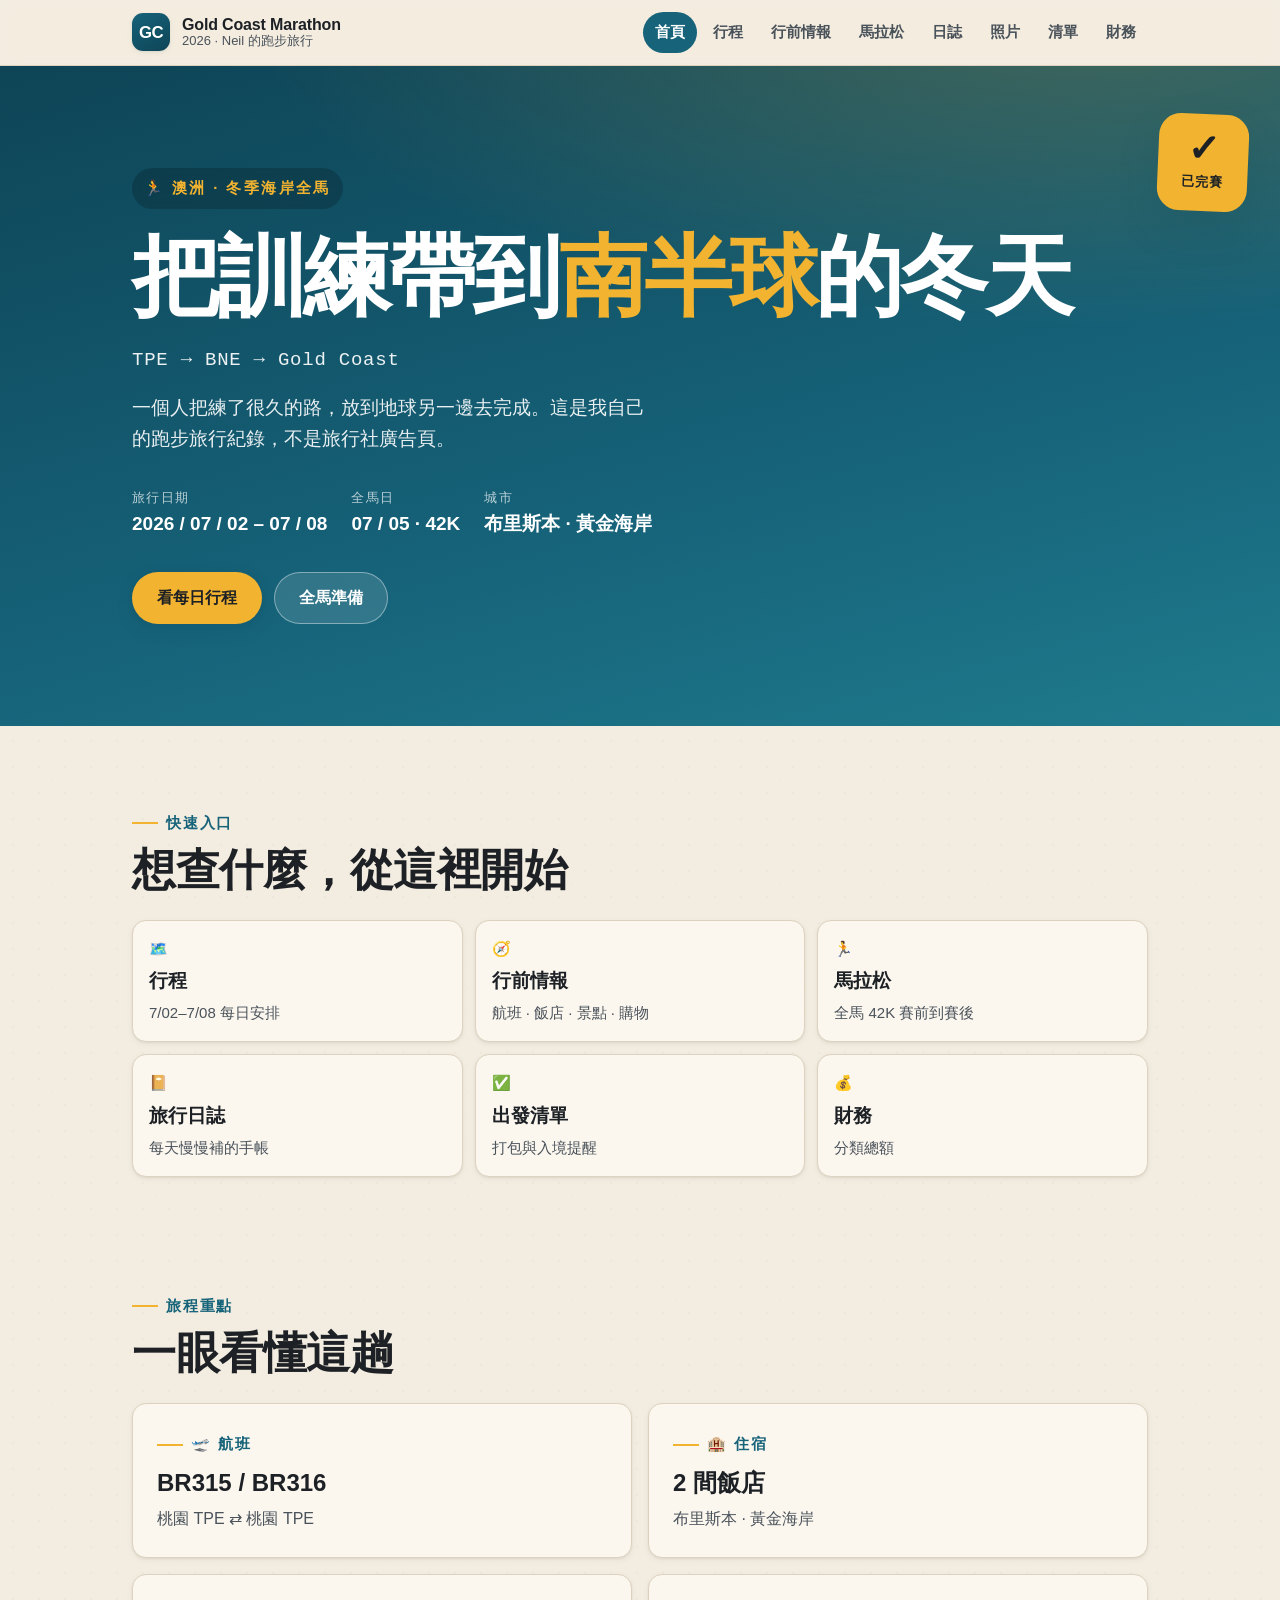
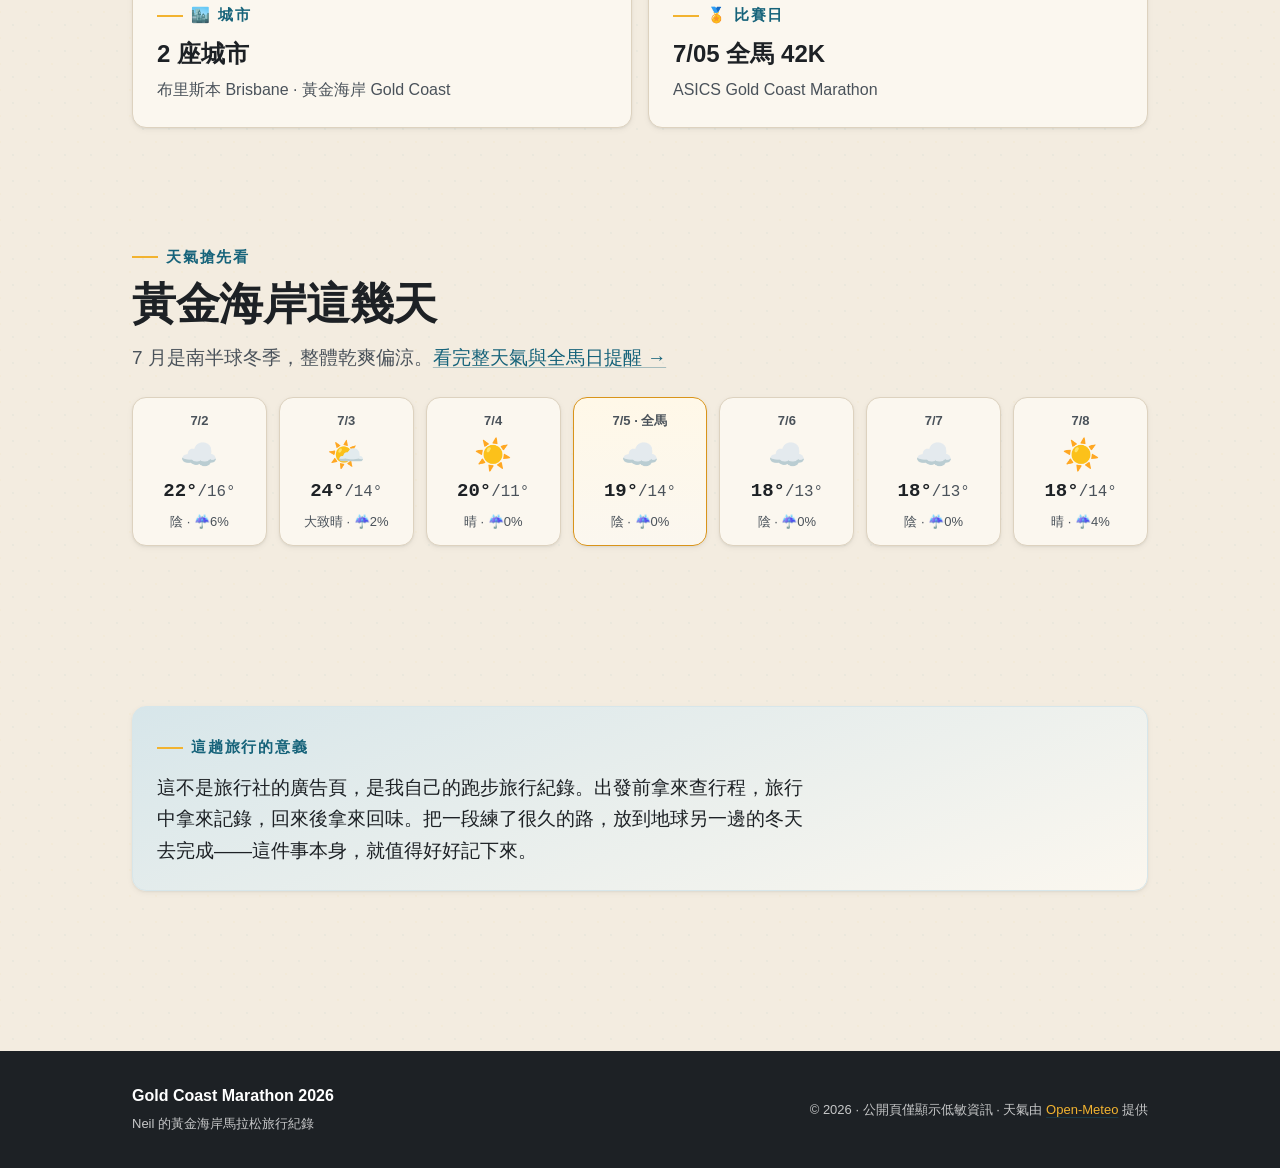
<file: index.html>
<!DOCTYPE html>
<html lang="zh-Hant">
<head>
  <meta charset="UTF-8" />
  <meta name="viewport" content="width=device-width, initial-scale=1" />
  <title>Gold Coast Marathon 2026 · Neil 的黃金海岸馬拉松旅行</title>
  <meta name="description" content="Neil 2026 澳洲黃金海岸馬拉松旅行紀錄：7/02–7/08 行程、行前情報、全馬 42K、旅行日誌與照片。" />
  <meta name="color-scheme" content="light" />
  <link rel="stylesheet" href="assets/styles.css?v=20260701b" /></head>
<body>
  <a class="skip-link" href="#main">跳至主要內容</a>
  <noscript><span class="noscript-note">部分動態內容（天氣、卡片）需要開啟 JavaScript；導覽與基本資訊仍可使用。</span></noscript>

  <header class="site-header">
    <div class="wrap nav">
      <a class="brand" href="index.html">
        <span class="brand__mark">GC</span>
        <span class="brand__text"><strong>Gold Coast Marathon</strong><span>2026 · Neil 的跑步旅行</span></span>
      </a>
      <button class="nav-toggle" aria-controls="nav-links" aria-expanded="false">☰ 選單</button>
      <ul class="nav-links" id="nav-links">
        <li><a href="index.html">首頁</a></li>
        <li><a href="itinerary.html">行程</a></li>
        <li><a href="intel.html">行前情報</a></li>
        <li><a href="race.html">馬拉松</a></li>
        <li><a href="journal.html">日誌</a></li>
        <li><a href="gallery.html">照片</a></li>
        <li><a href="checklist.html">清單</a></li>
        <li><a href="budget.html">財務</a></li>
      </ul>
    </div>
  </header>

  <main id="main">
    <!-- Hero -->
    <section class="hero">
      <div class="countdown" data-countdown hidden><strong>—</strong><span>天後 全馬</span></div>
      <div class="wrap hero__inner">
        <span class="hero__kicker">🏃 澳洲 · 冬季海岸全馬</span>
        <h1 class="hero__title">把訓練帶到<em>南半球</em>的冬天</h1>
        <p class="hero__route">TPE → BNE → Gold Coast</p>
        <p class="hero__tagline">一個人把練了很久的路，放到地球另一邊去完成。這是我自己的跑步旅行紀錄，不是旅行社廣告頁。</p>
        <dl class="hero__meta">
          <div class="hero__meta-item"><dt>旅行日期</dt><dd>2026 / 07 / 02 – 07 / 08</dd></div>
          <div class="hero__meta-item"><dt>全馬日</dt><dd>07 / 05 · 42K</dd></div>
          <div class="hero__meta-item"><dt>城市</dt><dd>布里斯本 · 黃金海岸</dd></div>
        </dl>
        <div style="margin-top:var(--space-6);display:flex;gap:var(--space-3);flex-wrap:wrap">
          <a class="btn btn--primary" href="itinerary.html">看每日行程</a>
          <a class="btn btn--ghost" href="race.html">全馬準備</a>
        </div>
      </div>
    </section>

    <!-- Quick links -->
    <section class="section wrap">
      <span class="eyebrow">快速入口</span>
      <h2 class="section-title">想查什麼，從這裡開始</h2>
      <div style="margin-top:var(--space-5)" data-render="quicklinks"></div>
    </section>

    <!-- Highlights -->
    <section class="section--tight wrap">
      <span class="eyebrow">旅程重點</span>
      <h2 class="section-title">一眼看懂這趟</h2>
      <div style="margin-top:var(--space-5)" data-render="highlights"></div>
    </section>

    <!-- Weather peek -->
    <section class="section wrap">
      <span class="eyebrow">天氣搶先看</span>
      <h2 class="section-title">黃金海岸這幾天</h2>
      <p class="section-lead">7 月是南半球冬季，整體乾爽偏涼。<a href="intel.html#weather">看完整天氣與全馬日提醒 →</a></p>
      <div style="margin-top:var(--space-5)" data-render="weather" data-loc="gold-coast"></div>
    </section>

    <!-- Meaning -->
    <section class="section wrap">
      <div class="card" style="background:linear-gradient(160deg,var(--ocean-soft),var(--paper));border-color:var(--ocean-soft)">
        <span class="eyebrow">這趟旅行的意義</span>
        <p style="font-size:var(--text-lg);margin-top:var(--space-3);max-width:62ch">這不是旅行社的廣告頁，是我自己的跑步旅行紀錄。出發前拿來查行程，旅行中拿來記錄，回來後拿來回味。把一段練了很久的路，放到地球另一邊的冬天去完成——這件事本身，就值得好好記下來。</p>
      </div>
    </section>
  </main>

  <footer class="site-footer">
    <div class="wrap site-footer__inner">
      <div><strong style="color:#fff">Gold Coast Marathon 2026</strong><br><small>Neil 的黃金海岸馬拉松旅行紀錄</small></div>
      <small>© <span data-year>2026</span> · 公開頁僅顯示低敏資訊 · 天氣由 <a href="https://open-meteo.com/" target="_blank" rel="noopener">Open-Meteo</a> 提供</small>
    </div>
  </footer>

  <script src="assets/data.js?v=20260701b"></script>
  <script src="assets/app.js?v=20260701b" defer></script></body>
</html>
</file>
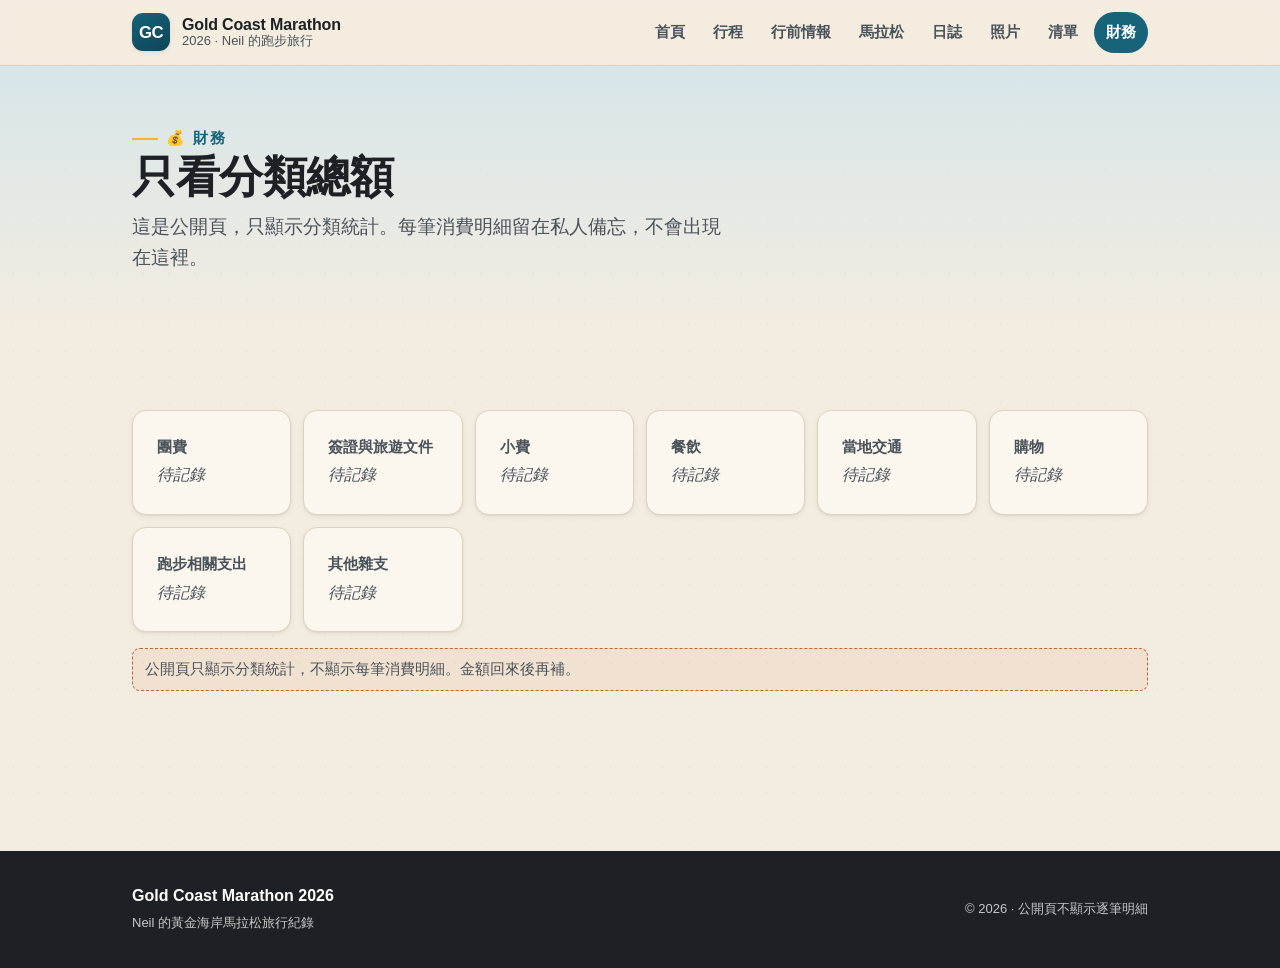
<file: budget.html>
<!DOCTYPE html>
<html lang="zh-Hant">
<head>
  <meta charset="UTF-8" />
  <meta name="viewport" content="width=device-width, initial-scale=1" />
  <title>財務 · Gold Coast Marathon 2026</title>
  <meta name="description" content="旅行支出分類統計。公開頁只顯示分類總額，不顯示每筆消費明細。" />
  <meta name="color-scheme" content="light" />
  <link rel="stylesheet" href="assets/styles.css?v=20260701b" /></head>
<body>
  <a class="skip-link" href="#main">跳至主要內容</a>
  <noscript><span class="noscript-note">財務分類卡片需要開啟 JavaScript 才會顯示。</span></noscript>

  <header class="site-header">
    <div class="wrap nav">
      <a class="brand" href="index.html">
        <span class="brand__mark">GC</span>
        <span class="brand__text"><strong>Gold Coast Marathon</strong><span>2026 · Neil 的跑步旅行</span></span>
      </a>
      <button class="nav-toggle" aria-controls="nav-links" aria-expanded="false">☰ 選單</button>
      <ul class="nav-links" id="nav-links">
        <li><a href="index.html">首頁</a></li>
        <li><a href="itinerary.html">行程</a></li>
        <li><a href="intel.html">行前情報</a></li>
        <li><a href="race.html">馬拉松</a></li>
        <li><a href="journal.html">日誌</a></li>
        <li><a href="gallery.html">照片</a></li>
        <li><a href="checklist.html">清單</a></li>
        <li><a href="budget.html">財務</a></li>
      </ul>
    </div>
  </header>

  <main id="main">
    <div class="page-head">
      <div class="wrap page-head__inner">
        <span class="eyebrow">💰 財務</span>
        <h1>只看分類總額</h1>
        <p>這是公開頁，只顯示分類統計。每筆消費明細留在私人備忘，不會出現在這裡。</p>
      </div>
    </div>
    <section class="section wrap">
      <div data-render="budget"></div>
    </section>
  </main>

  <footer class="site-footer">
    <div class="wrap site-footer__inner">
      <div><strong style="color:#fff">Gold Coast Marathon 2026</strong><br><small>Neil 的黃金海岸馬拉松旅行紀錄</small></div>
      <small>© <span data-year>2026</span> · 公開頁不顯示逐筆明細</small>
    </div>
  </footer>

  <script src="assets/data.js?v=20260701b"></script>
  <script src="assets/app.js?v=20260701b" defer></script></body>
</html>
</file>
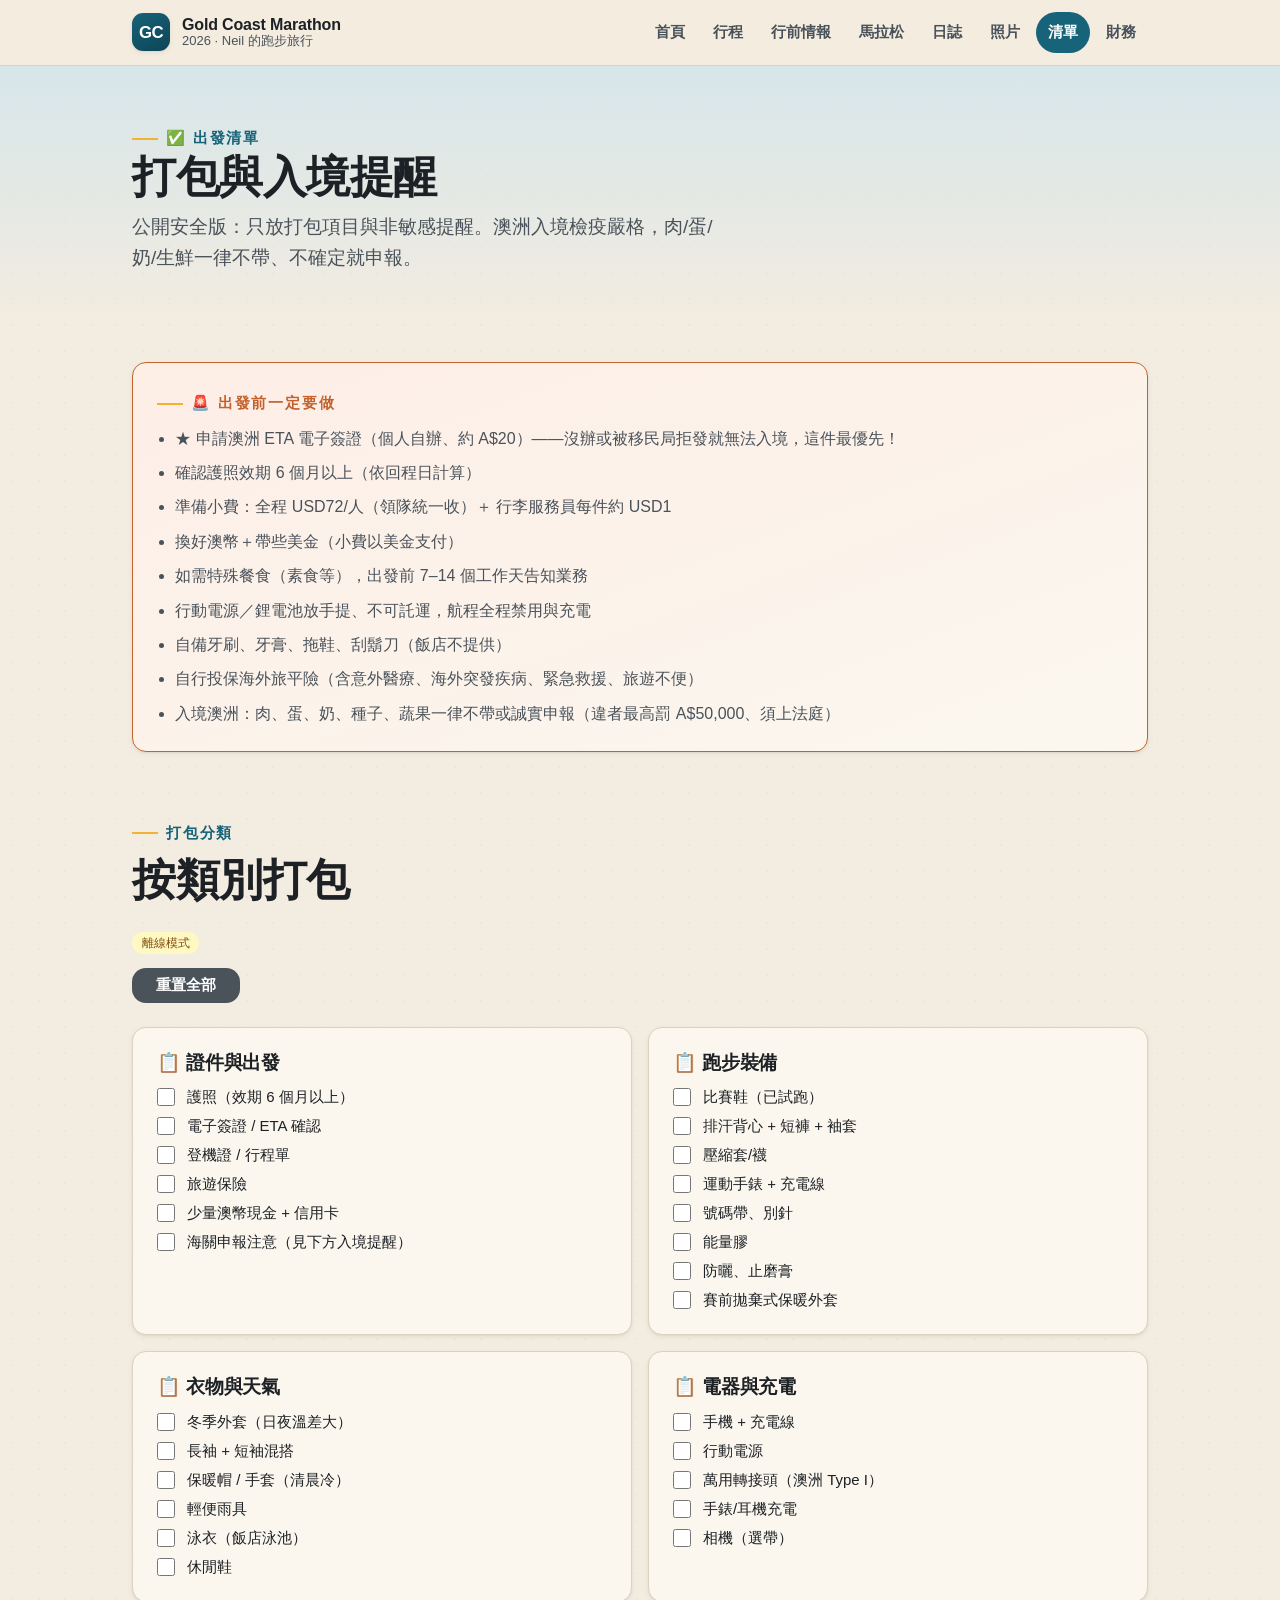
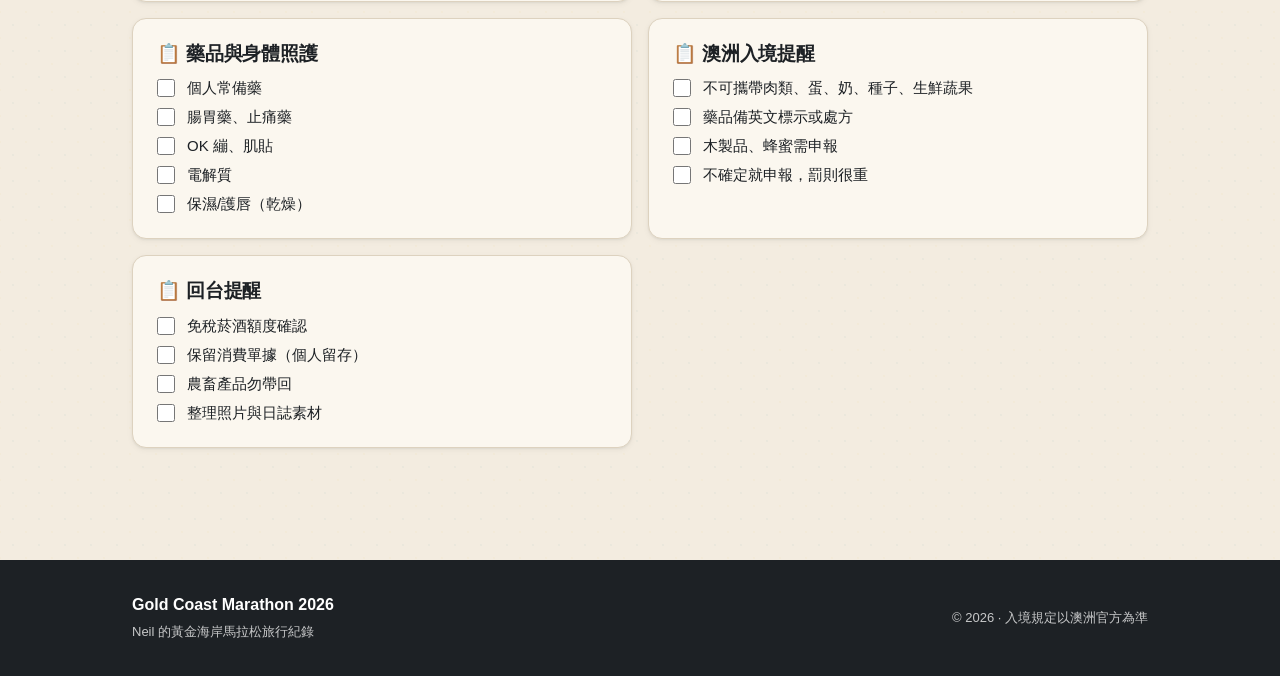
<file: checklist.html>
<!DOCTYPE html>
<html lang="zh-Hant">
<head>
  <meta charset="UTF-8" />
  <meta name="viewport" content="width=device-width, initial-scale=1" />
  <title>出發清單 · Gold Coast Marathon 2026</title>
  <meta name="description" content="證件、跑步裝備、衣物、電器、藥品與澳洲入境提醒的打包清單。" />
  <meta name="color-scheme" content="light" />
  <link rel="stylesheet" href="assets/styles.css?v=20260701b" /></head>
<body>
  <a class="skip-link" href="#main">跳至主要內容</a>
  <noscript><span class="noscript-note">清單卡片需要開啟 JavaScript 才會顯示。</span></noscript>

  <header class="site-header">
    <div class="wrap nav">
      <a class="brand" href="index.html">
        <span class="brand__mark">GC</span>
        <span class="brand__text"><strong>Gold Coast Marathon</strong><span>2026 · Neil 的跑步旅行</span></span>
      </a>
      <button class="nav-toggle" aria-controls="nav-links" aria-expanded="false">☰ 選單</button>
      <ul class="nav-links" id="nav-links">
        <li><a href="index.html">首頁</a></li>
        <li><a href="itinerary.html">行程</a></li>
        <li><a href="intel.html">行前情報</a></li>
        <li><a href="race.html">馬拉松</a></li>
        <li><a href="journal.html">日誌</a></li>
        <li><a href="gallery.html">照片</a></li>
        <li><a href="checklist.html">清單</a></li>
        <li><a href="budget.html">財務</a></li>
      </ul>
    </div>
  </header>

  <main id="main">
    <div class="page-head">
      <div class="wrap page-head__inner">
        <span class="eyebrow">✅ 出發清單</span>
        <h1>打包與入境提醒</h1>
        <p>公開安全版：只放打包項目與非敏感提醒。澳洲入境檢疫嚴格，肉/蛋/奶/生鮮一律不帶、不確定就申報。</p>
      </div>
    </div>
    <section class="section--tight wrap">
      <div data-render="must-do"></div>
    </section>
    <section class="section--tight wrap">
      <span class="eyebrow">打包分類</span>
      <h2 class="section-title">按類別打包</h2>
      <div style="margin-top:var(--space-5)" data-render="checklist"></div>
    </section>
  </main>

  <footer class="site-footer">
    <div class="wrap site-footer__inner">
      <div><strong style="color:#fff">Gold Coast Marathon 2026</strong><br><small>Neil 的黃金海岸馬拉松旅行紀錄</small></div>
      <small>© <span data-year>2026</span> · 入境規定以澳洲官方為準</small>
    </div>
  </footer>

  <script src="assets/data.js?v=20260701b"></script>
  <script src="assets/app.js?v=20260701b" defer></script></body>
</html>
</file>
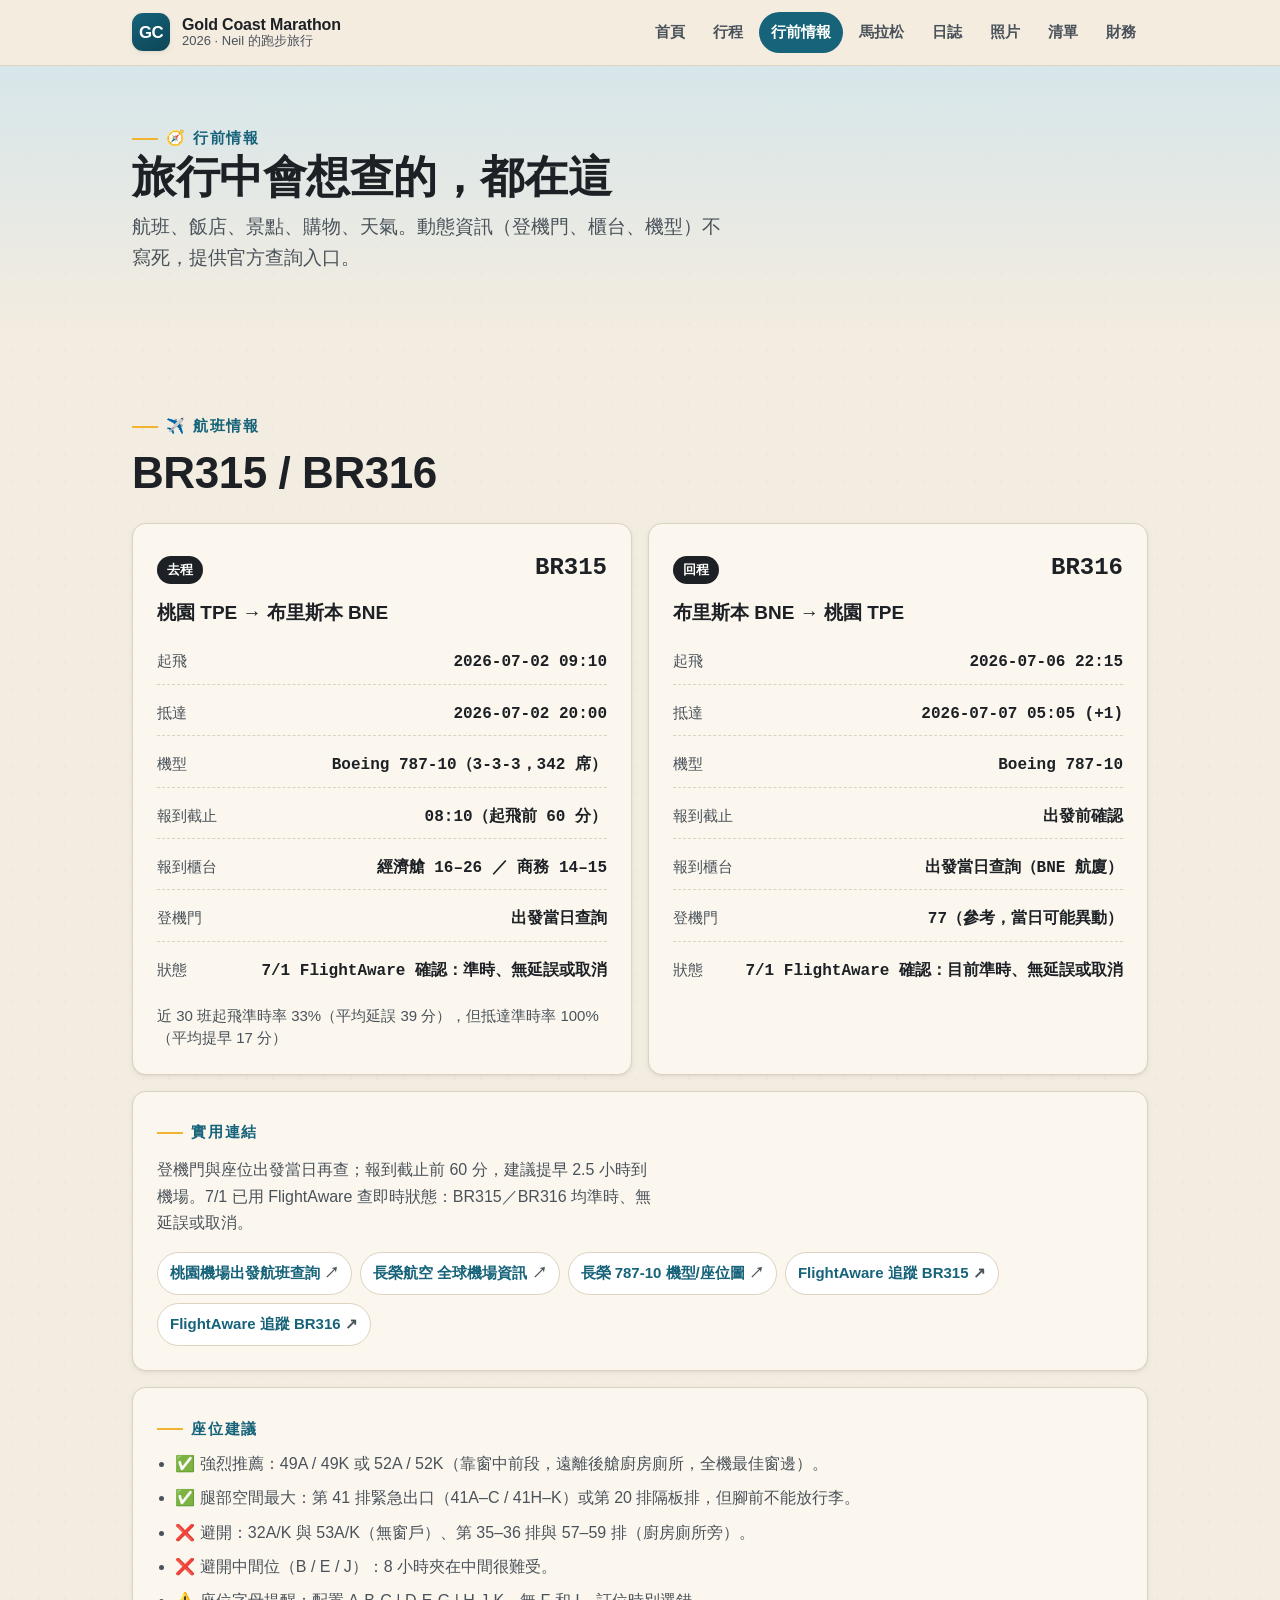
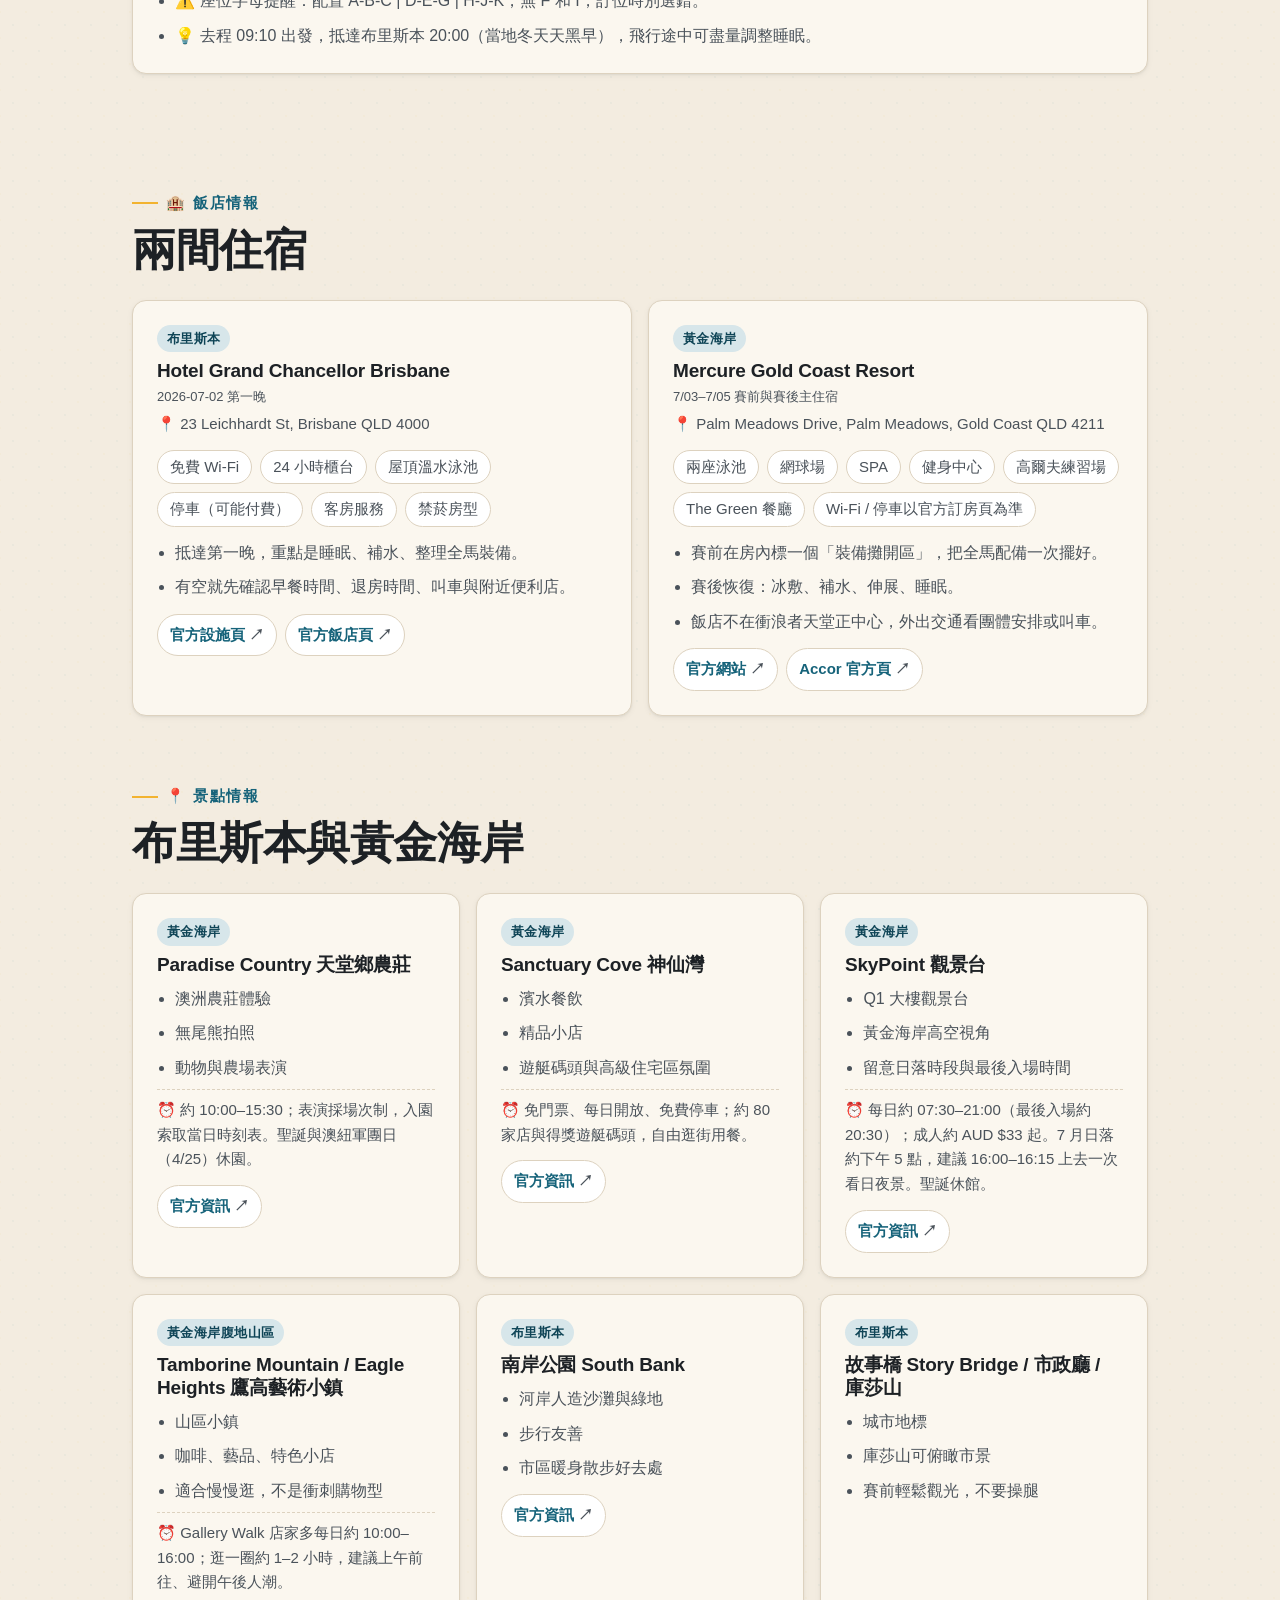
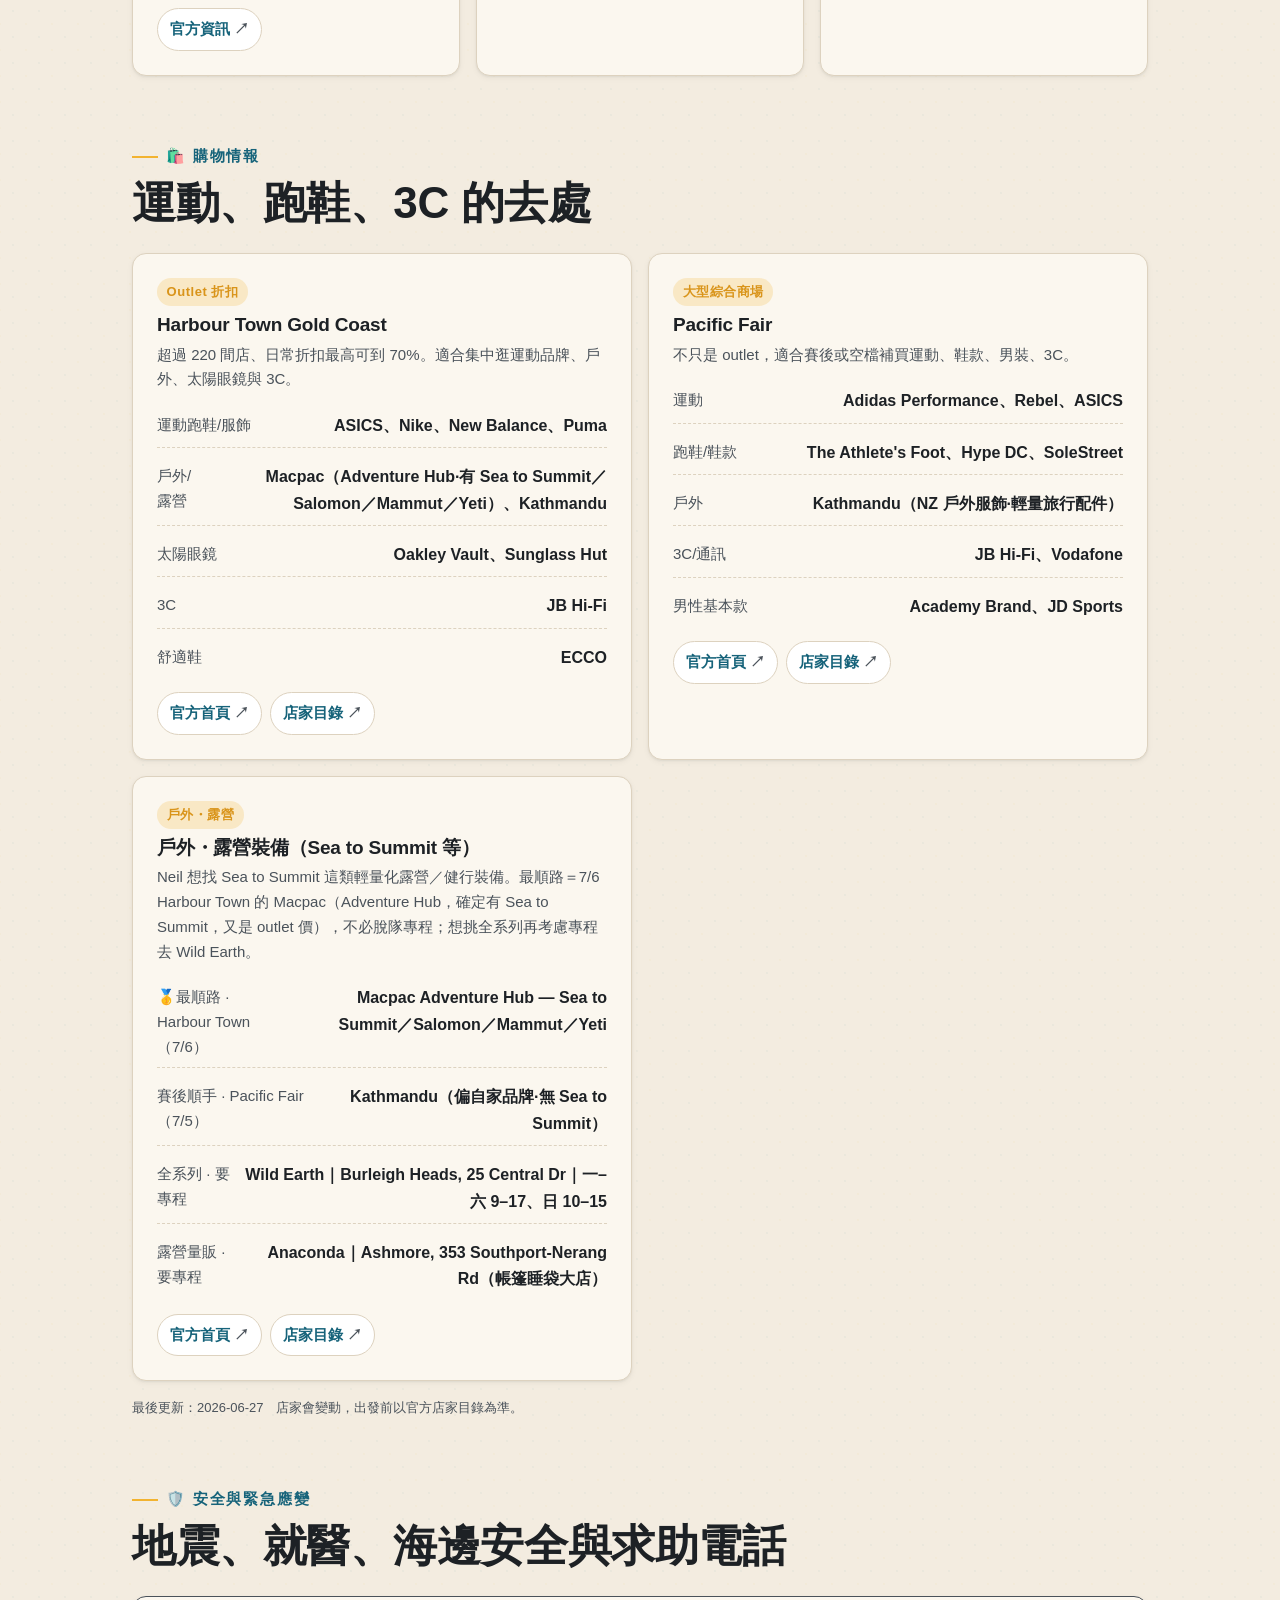
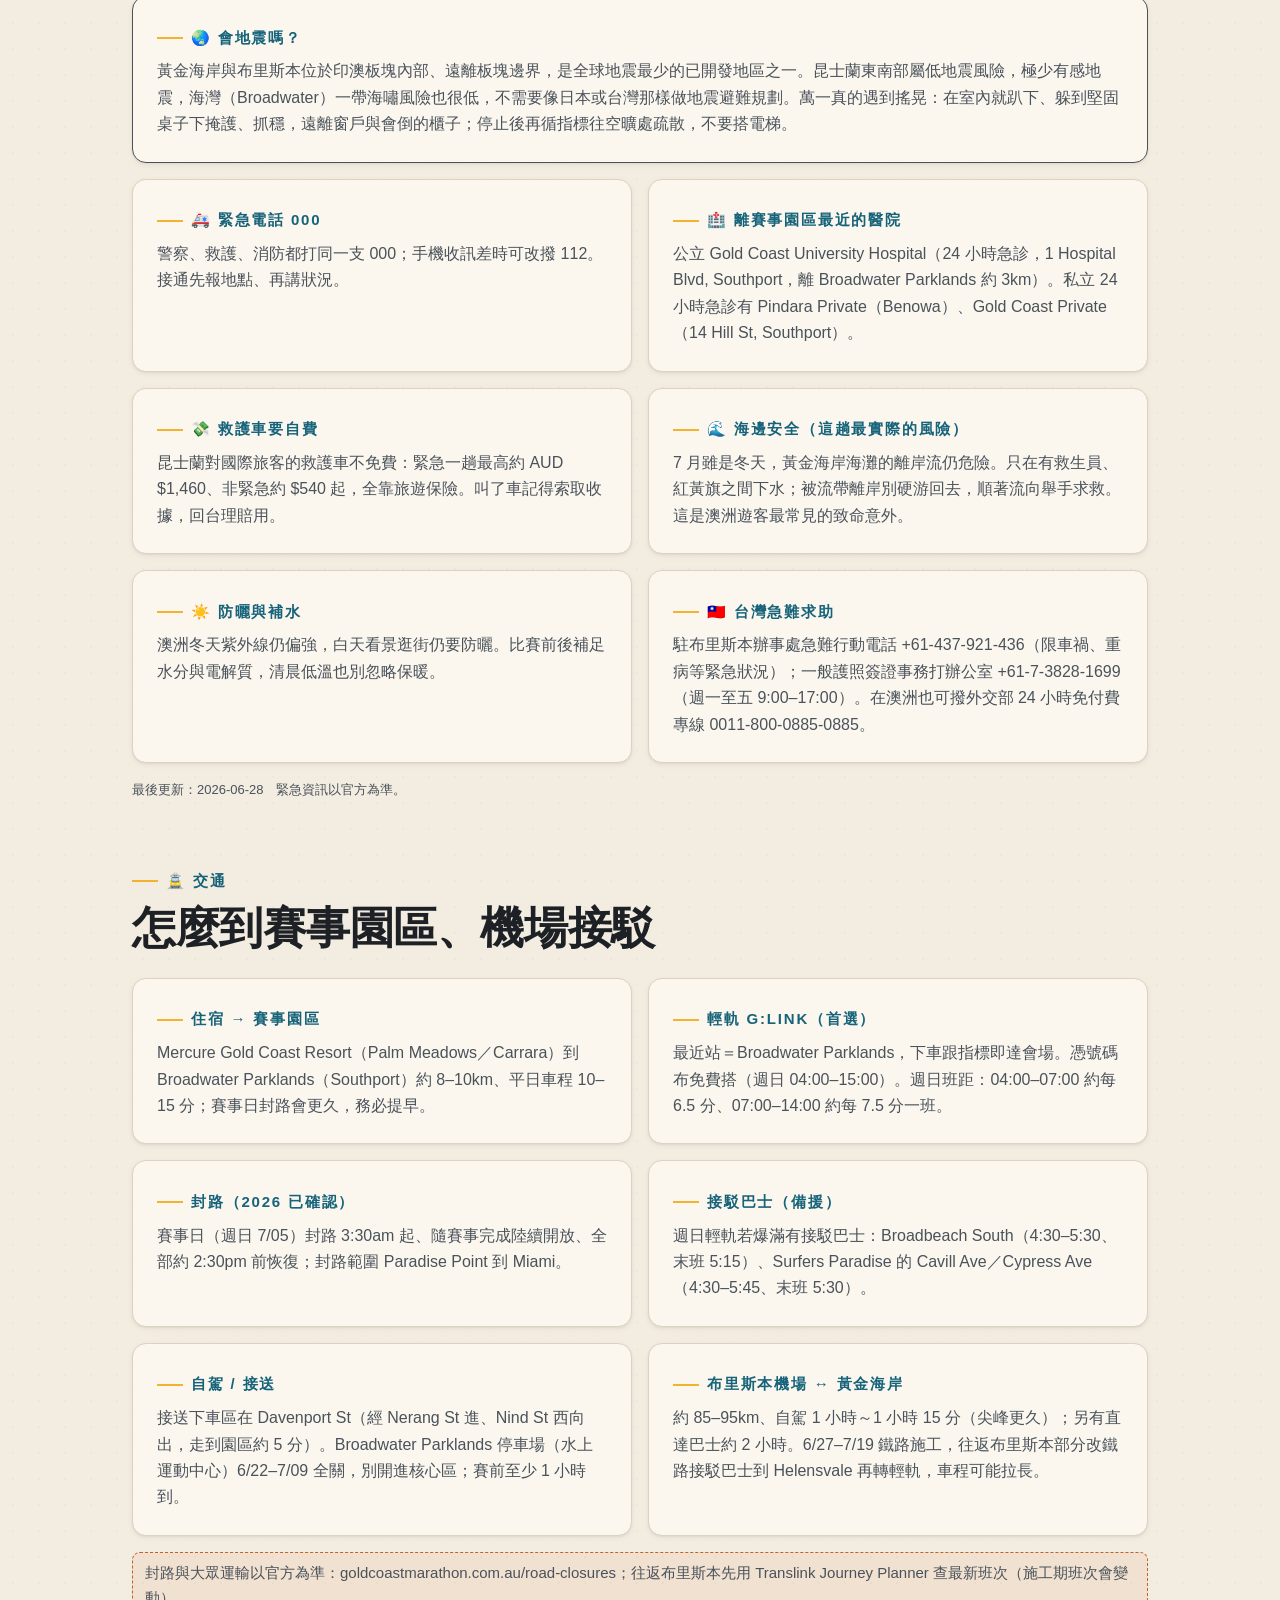
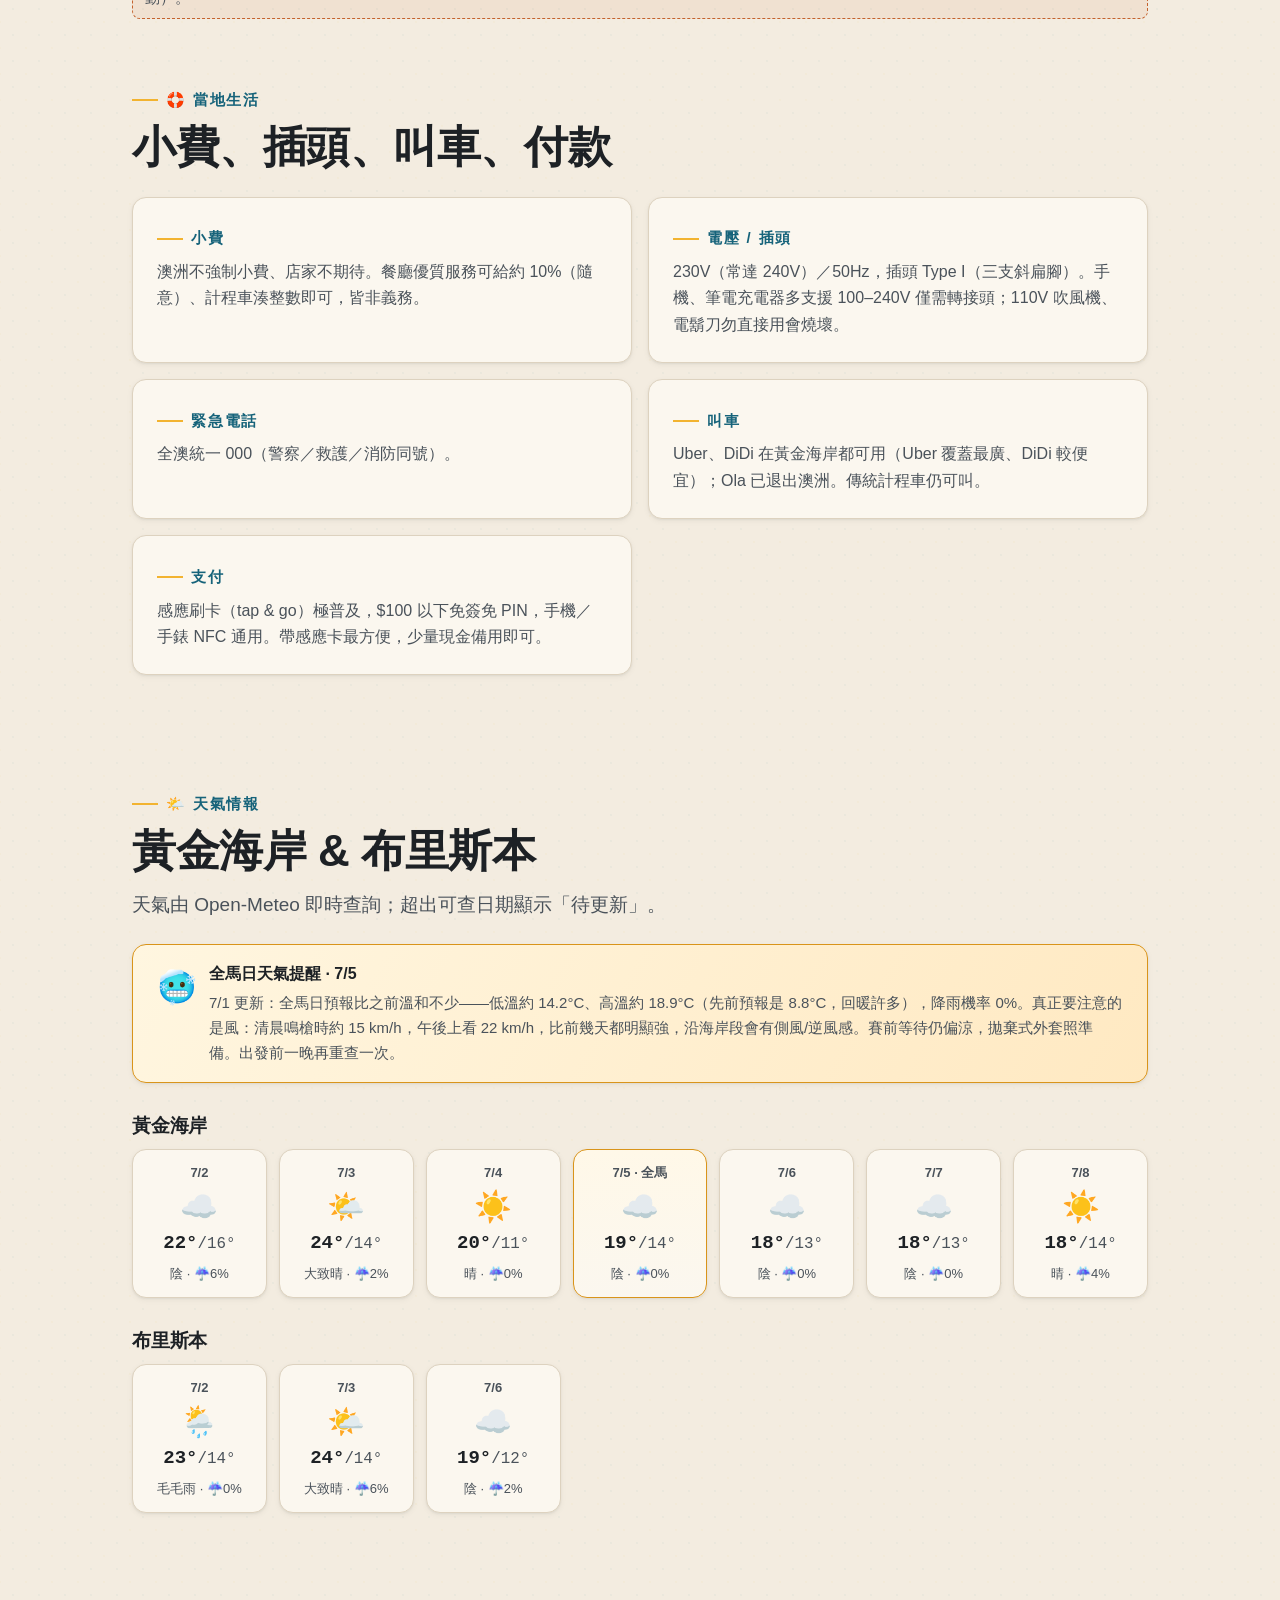
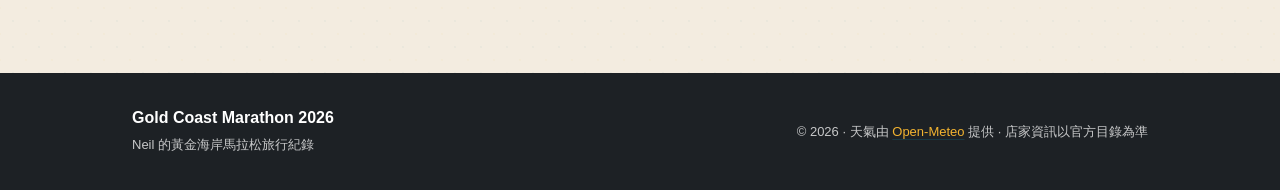
<file: intel.html>
<!DOCTYPE html>
<html lang="zh-Hant">
<head>
  <meta charset="UTF-8" />
  <meta name="viewport" content="width=device-width, initial-scale=1" />
  <title>行前情報 · Gold Coast Marathon 2026</title>
  <meta name="description" content="航班查詢、飯店設施、景點筆記、購物清單與當地天氣，旅行中會想查的都整理在這。" />
  <meta name="color-scheme" content="light" />
  <link rel="stylesheet" href="assets/styles.css?v=20260701b" /></head>
<body>
  <a class="skip-link" href="#main">跳至主要內容</a>
  <noscript><span class="noscript-note">情報卡片與天氣需要開啟 JavaScript 才會顯示。</span></noscript>

  <header class="site-header">
    <div class="wrap nav">
      <a class="brand" href="index.html">
        <span class="brand__mark">GC</span>
        <span class="brand__text"><strong>Gold Coast Marathon</strong><span>2026 · Neil 的跑步旅行</span></span>
      </a>
      <button class="nav-toggle" aria-controls="nav-links" aria-expanded="false">☰ 選單</button>
      <ul class="nav-links" id="nav-links">
        <li><a href="index.html">首頁</a></li>
        <li><a href="itinerary.html">行程</a></li>
        <li><a href="intel.html">行前情報</a></li>
        <li><a href="race.html">馬拉松</a></li>
        <li><a href="journal.html">日誌</a></li>
        <li><a href="gallery.html">照片</a></li>
        <li><a href="checklist.html">清單</a></li>
        <li><a href="budget.html">財務</a></li>
      </ul>
    </div>
  </header>

  <main id="main">
    <div class="page-head">
      <div class="wrap page-head__inner">
        <span class="eyebrow">🧭 行前情報</span>
        <h1>旅行中會想查的，都在這</h1>
        <p>航班、飯店、景點、購物、天氣。動態資訊（登機門、櫃台、機型）不寫死，提供官方查詢入口。</p>
      </div>
    </div>

    <section class="section wrap" id="flights">
      <span class="eyebrow">✈️ 航班情報</span>
      <h2 class="section-title">BR315 / BR316</h2>
      <div style="margin-top:var(--space-5)" data-render="flights"></div>
    </section>

    <section class="section--tight wrap" id="hotels">
      <span class="eyebrow">🏨 飯店情報</span>
      <h2 class="section-title">兩間住宿</h2>
      <div style="margin-top:var(--space-5)" data-render="hotels"></div>
    </section>

    <section class="section--tight wrap" id="sights">
      <span class="eyebrow">📍 景點情報</span>
      <h2 class="section-title">布里斯本與黃金海岸</h2>
      <div style="margin-top:var(--space-5)" data-render="sights"></div>
    </section>

    <section class="section--tight wrap" id="shopping">
      <span class="eyebrow">🛍️ 購物情報</span>
      <h2 class="section-title">運動、跑鞋、3C 的去處</h2>
      <div style="margin-top:var(--space-5)" data-render="shopping"></div>
    </section>

    <section class="section--tight wrap" id="safety">
      <span class="eyebrow">🛡️ 安全與緊急應變</span>
      <h2 class="section-title">地震、就醫、海邊安全與求助電話</h2>
      <div style="margin-top:var(--space-5)" data-render="safety"></div>
    </section>

    <section class="section--tight wrap" id="transport">
      <span class="eyebrow">🚊 交通</span>
      <h2 class="section-title">怎麼到賽事園區、機場接駁</h2>
      <div style="margin-top:var(--space-5)" data-render="transport"></div>
    </section>

    <section class="section--tight wrap" id="local">
      <span class="eyebrow">🛟 當地生活</span>
      <h2 class="section-title">小費、插頭、叫車、付款</h2>
      <div style="margin-top:var(--space-5)" data-render="local-info"></div>
    </section>

    <section class="section wrap" id="weather">
      <span class="eyebrow">🌤️ 天氣情報</span>
      <h2 class="section-title">黃金海岸 &amp; 布里斯本</h2>
      <p class="section-lead" data-weather-stamp>天氣由 Open-Meteo 即時查詢；超出可查日期顯示「待更新」。</p>

      <div style="margin-top:var(--space-5)" data-render="weather-banner"></div>

      <h3 style="margin-top:var(--space-6);font-size:var(--text-lg)">黃金海岸</h3>
      <div style="margin-top:var(--space-3)" data-render="weather" data-loc="gold-coast"></div>

      <h3 style="margin-top:var(--space-6);font-size:var(--text-lg)">布里斯本</h3>
      <div style="margin-top:var(--space-3)" data-render="weather" data-loc="brisbane"></div>
    </section>
  </main>

  <footer class="site-footer">
    <div class="wrap site-footer__inner">
      <div><strong style="color:#fff">Gold Coast Marathon 2026</strong><br><small>Neil 的黃金海岸馬拉松旅行紀錄</small></div>
      <small>© <span data-year>2026</span> · 天氣由 <a href="https://open-meteo.com/" target="_blank" rel="noopener">Open-Meteo</a> 提供 · 店家資訊以官方目錄為準</small>
    </div>
  </footer>

  <script src="assets/data.js?v=20260701b"></script>
  <script src="assets/app.js?v=20260701b" defer></script></body>
</html>
</file>
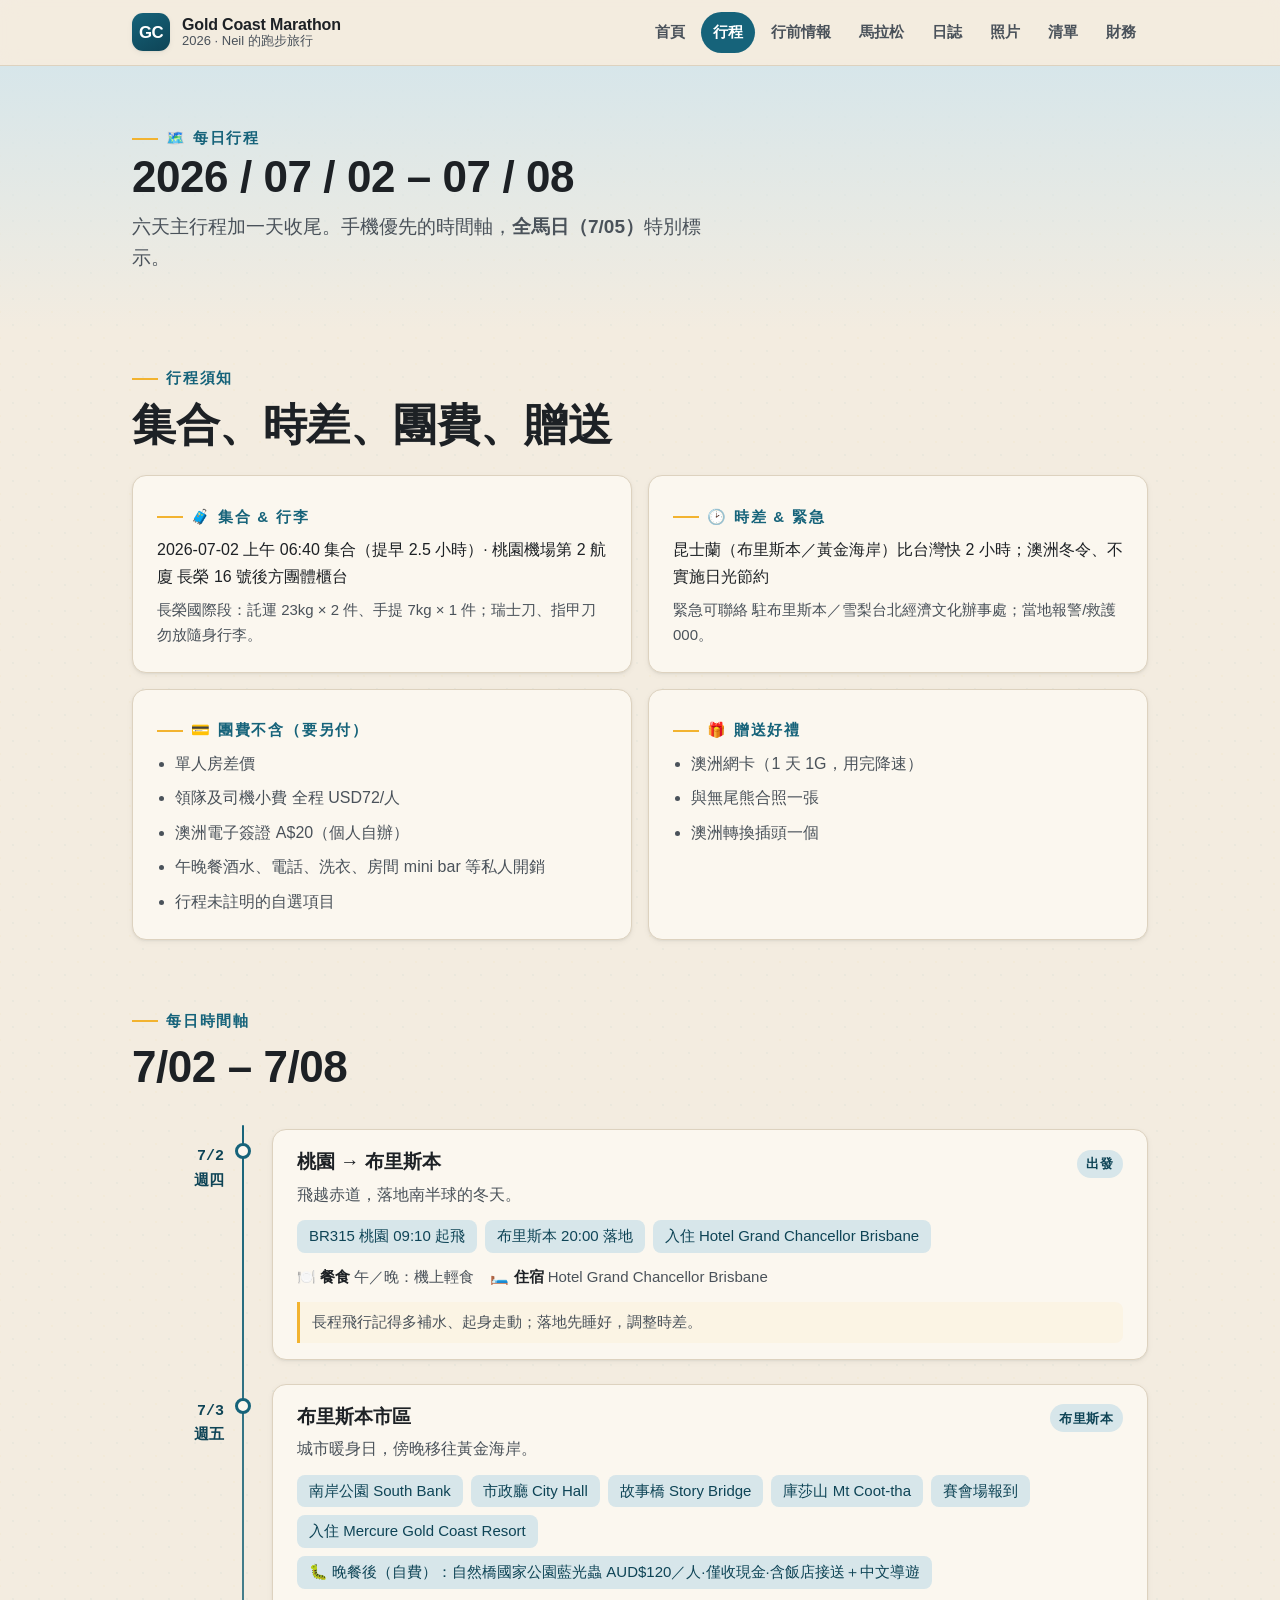
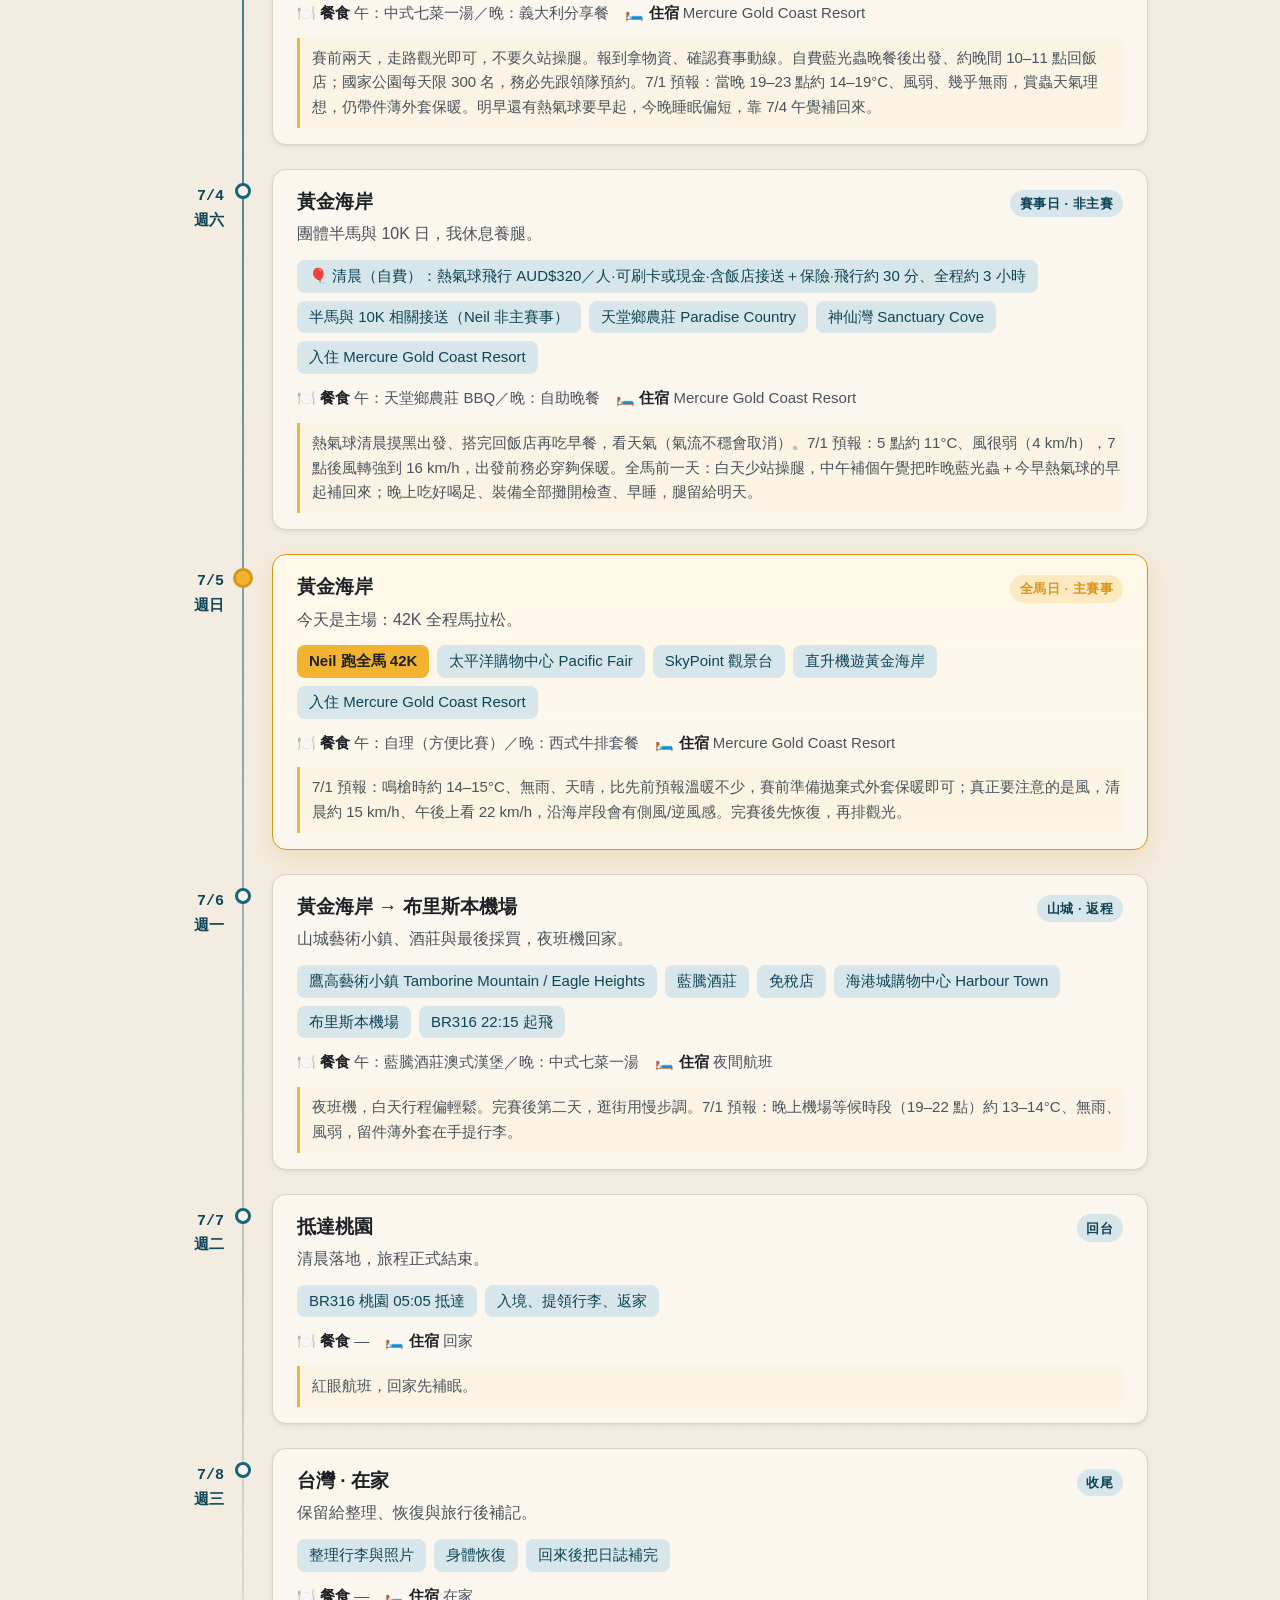
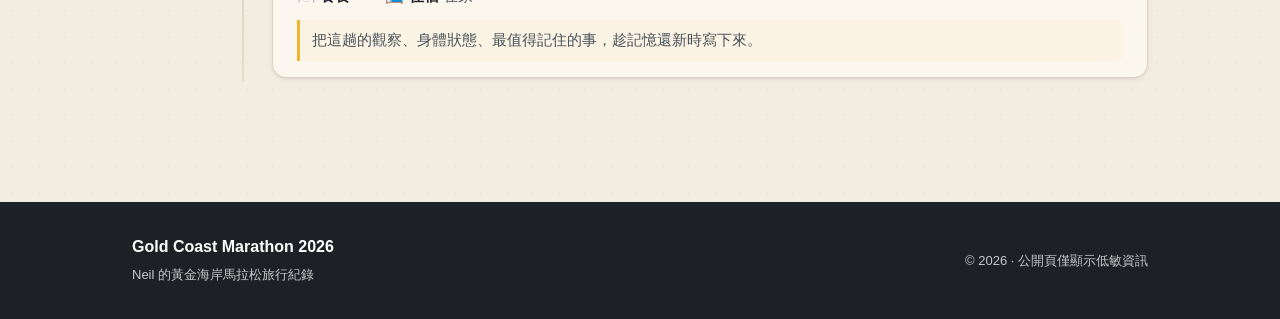
<file: itinerary.html>
<!DOCTYPE html>
<html lang="zh-Hant">
<head>
  <meta charset="UTF-8" />
  <meta name="viewport" content="width=device-width, initial-scale=1" />
  <title>行程 · Gold Coast Marathon 2026</title>
  <meta name="description" content="2026 黃金海岸馬拉松旅行每日行程：7/02–7/08 城市移動、活動、住宿與提醒。" />
  <meta name="color-scheme" content="light" />
  <link rel="stylesheet" href="assets/styles.css?v=20260701b" /></head>
<body>
  <a class="skip-link" href="#main">跳至主要內容</a>
  <noscript><span class="noscript-note">每日行程卡片需要開啟 JavaScript 才會顯示。</span></noscript>

  <header class="site-header">
    <div class="wrap nav">
      <a class="brand" href="index.html">
        <span class="brand__mark">GC</span>
        <span class="brand__text"><strong>Gold Coast Marathon</strong><span>2026 · Neil 的跑步旅行</span></span>
      </a>
      <button class="nav-toggle" aria-controls="nav-links" aria-expanded="false">☰ 選單</button>
      <ul class="nav-links" id="nav-links">
        <li><a href="index.html">首頁</a></li>
        <li><a href="itinerary.html">行程</a></li>
        <li><a href="intel.html">行前情報</a></li>
        <li><a href="race.html">馬拉松</a></li>
        <li><a href="journal.html">日誌</a></li>
        <li><a href="gallery.html">照片</a></li>
        <li><a href="checklist.html">清單</a></li>
        <li><a href="budget.html">財務</a></li>
      </ul>
    </div>
  </header>

  <main id="main">
    <div class="page-head">
      <div class="wrap page-head__inner">
        <span class="eyebrow">🗺️ 每日行程</span>
        <h1>2026 / 07 / 02 – 07 / 08</h1>
        <p>六天主行程加一天收尾。手機優先的時間軸，<strong>全馬日（7/05）</strong>特別標示。</p>
      </div>
    </div>
    <section class="section--tight wrap">
      <span class="eyebrow">行程須知</span>
      <h2 class="section-title">集合、時差、團費、贈送</h2>
      <div style="margin-top:var(--space-5)" data-render="trip-notes"></div>
    </section>
    <section class="section--tight wrap">
      <span class="eyebrow">每日時間軸</span>
      <h2 class="section-title">7/02 – 7/08</h2>
      <div style="margin-top:var(--space-5)" data-render="itinerary"></div>
    </section>
  </main>

  <footer class="site-footer">
    <div class="wrap site-footer__inner">
      <div><strong style="color:#fff">Gold Coast Marathon 2026</strong><br><small>Neil 的黃金海岸馬拉松旅行紀錄</small></div>
      <small>© <span data-year>2026</span> · 公開頁僅顯示低敏資訊</small>
    </div>
  </footer>

  <script src="assets/data.js?v=20260701b"></script>
  <script src="assets/app.js?v=20260701b" defer></script></body>
</html>
</file>
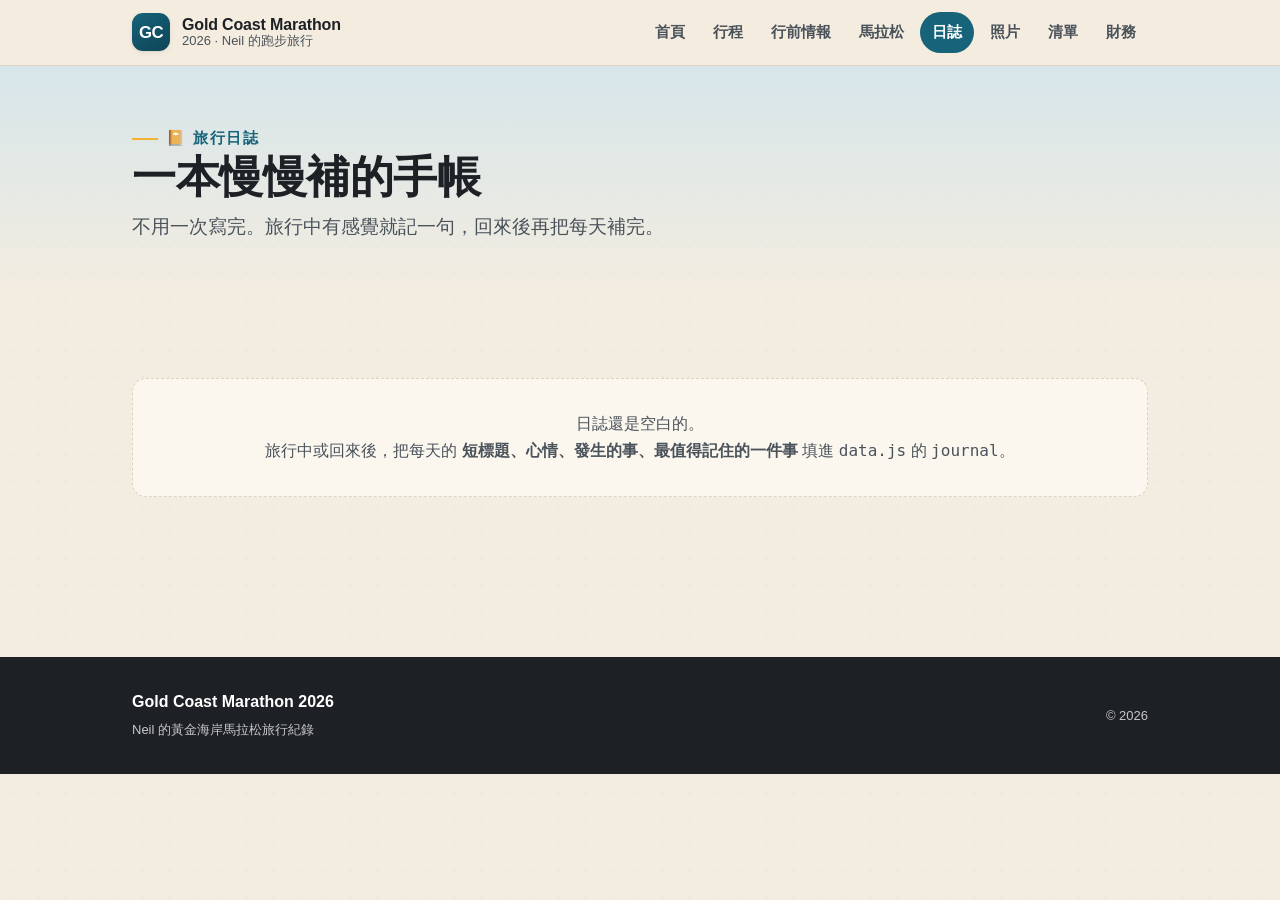
<file: journal.html>
<!DOCTYPE html>
<html lang="zh-Hant">
<head>
  <meta charset="UTF-8" />
  <meta name="viewport" content="width=device-width, initial-scale=1" />
  <title>旅行日誌 · Gold Coast Marathon 2026</title>
  <meta name="description" content="一本可以慢慢補的旅行手帳：每天的心情、身體狀態與最值得記住的一件事。" />
  <meta name="color-scheme" content="light" />
  <link rel="stylesheet" href="assets/styles.css?v=20260701b" /></head>
<body>
  <a class="skip-link" href="#main">跳至主要內容</a>
  <noscript><span class="noscript-note">日誌內容需要開啟 JavaScript 才會顯示。</span></noscript>

  <header class="site-header">
    <div class="wrap nav">
      <a class="brand" href="index.html">
        <span class="brand__mark">GC</span>
        <span class="brand__text"><strong>Gold Coast Marathon</strong><span>2026 · Neil 的跑步旅行</span></span>
      </a>
      <button class="nav-toggle" aria-controls="nav-links" aria-expanded="false">☰ 選單</button>
      <ul class="nav-links" id="nav-links">
        <li><a href="index.html">首頁</a></li>
        <li><a href="itinerary.html">行程</a></li>
        <li><a href="intel.html">行前情報</a></li>
        <li><a href="race.html">馬拉松</a></li>
        <li><a href="journal.html">日誌</a></li>
        <li><a href="gallery.html">照片</a></li>
        <li><a href="checklist.html">清單</a></li>
        <li><a href="budget.html">財務</a></li>
      </ul>
    </div>
  </header>

  <main id="main">
    <div class="page-head">
      <div class="wrap page-head__inner">
        <span class="eyebrow">📔 旅行日誌</span>
        <h1>一本慢慢補的手帳</h1>
        <p>不用一次寫完。旅行中有感覺就記一句，回來後再把每天補完。</p>
      </div>
    </div>
    <section class="section wrap">
      <div data-render="journal"></div>
    </section>
  </main>

  <footer class="site-footer">
    <div class="wrap site-footer__inner">
      <div><strong style="color:#fff">Gold Coast Marathon 2026</strong><br><small>Neil 的黃金海岸馬拉松旅行紀錄</small></div>
      <small>© <span data-year>2026</span></small>
    </div>
  </footer>

  <script src="assets/data.js?v=20260701b"></script>
  <script src="assets/app.js?v=20260701b" defer></script></body>
</html>
</file>
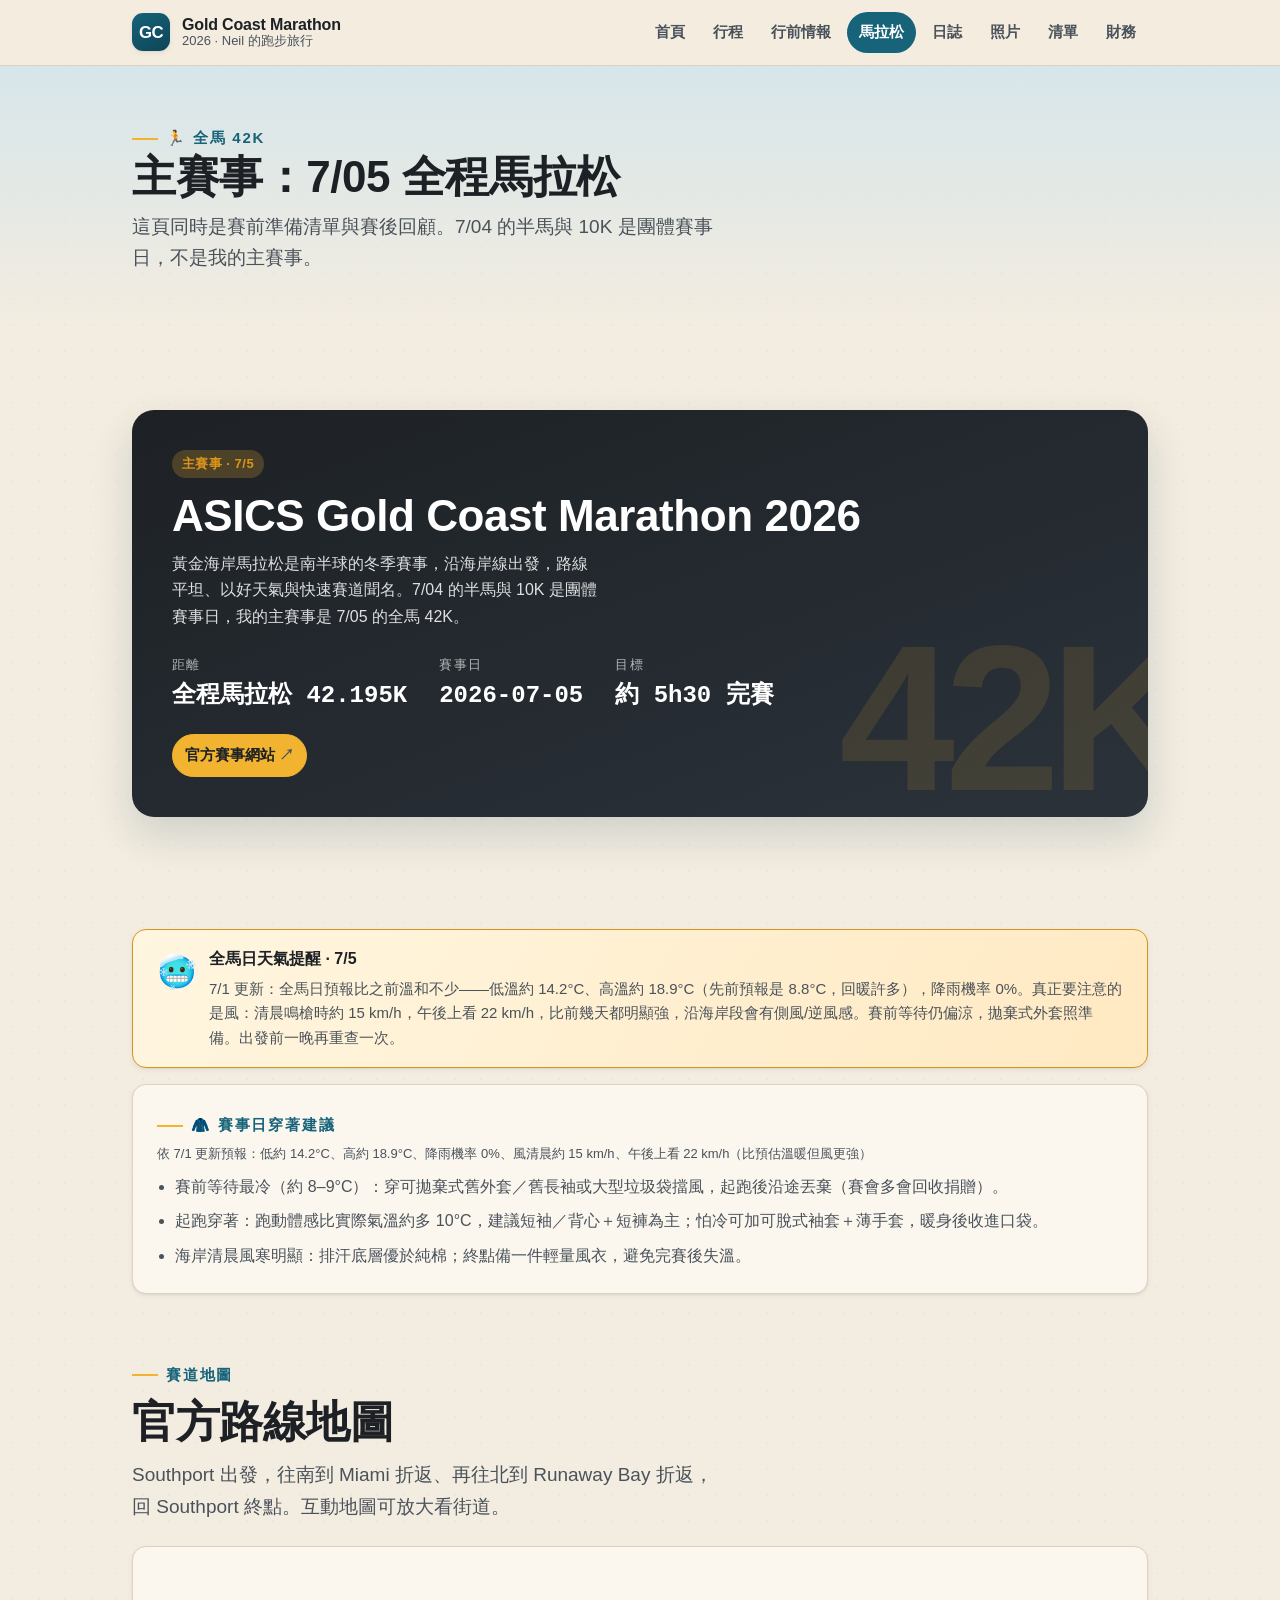
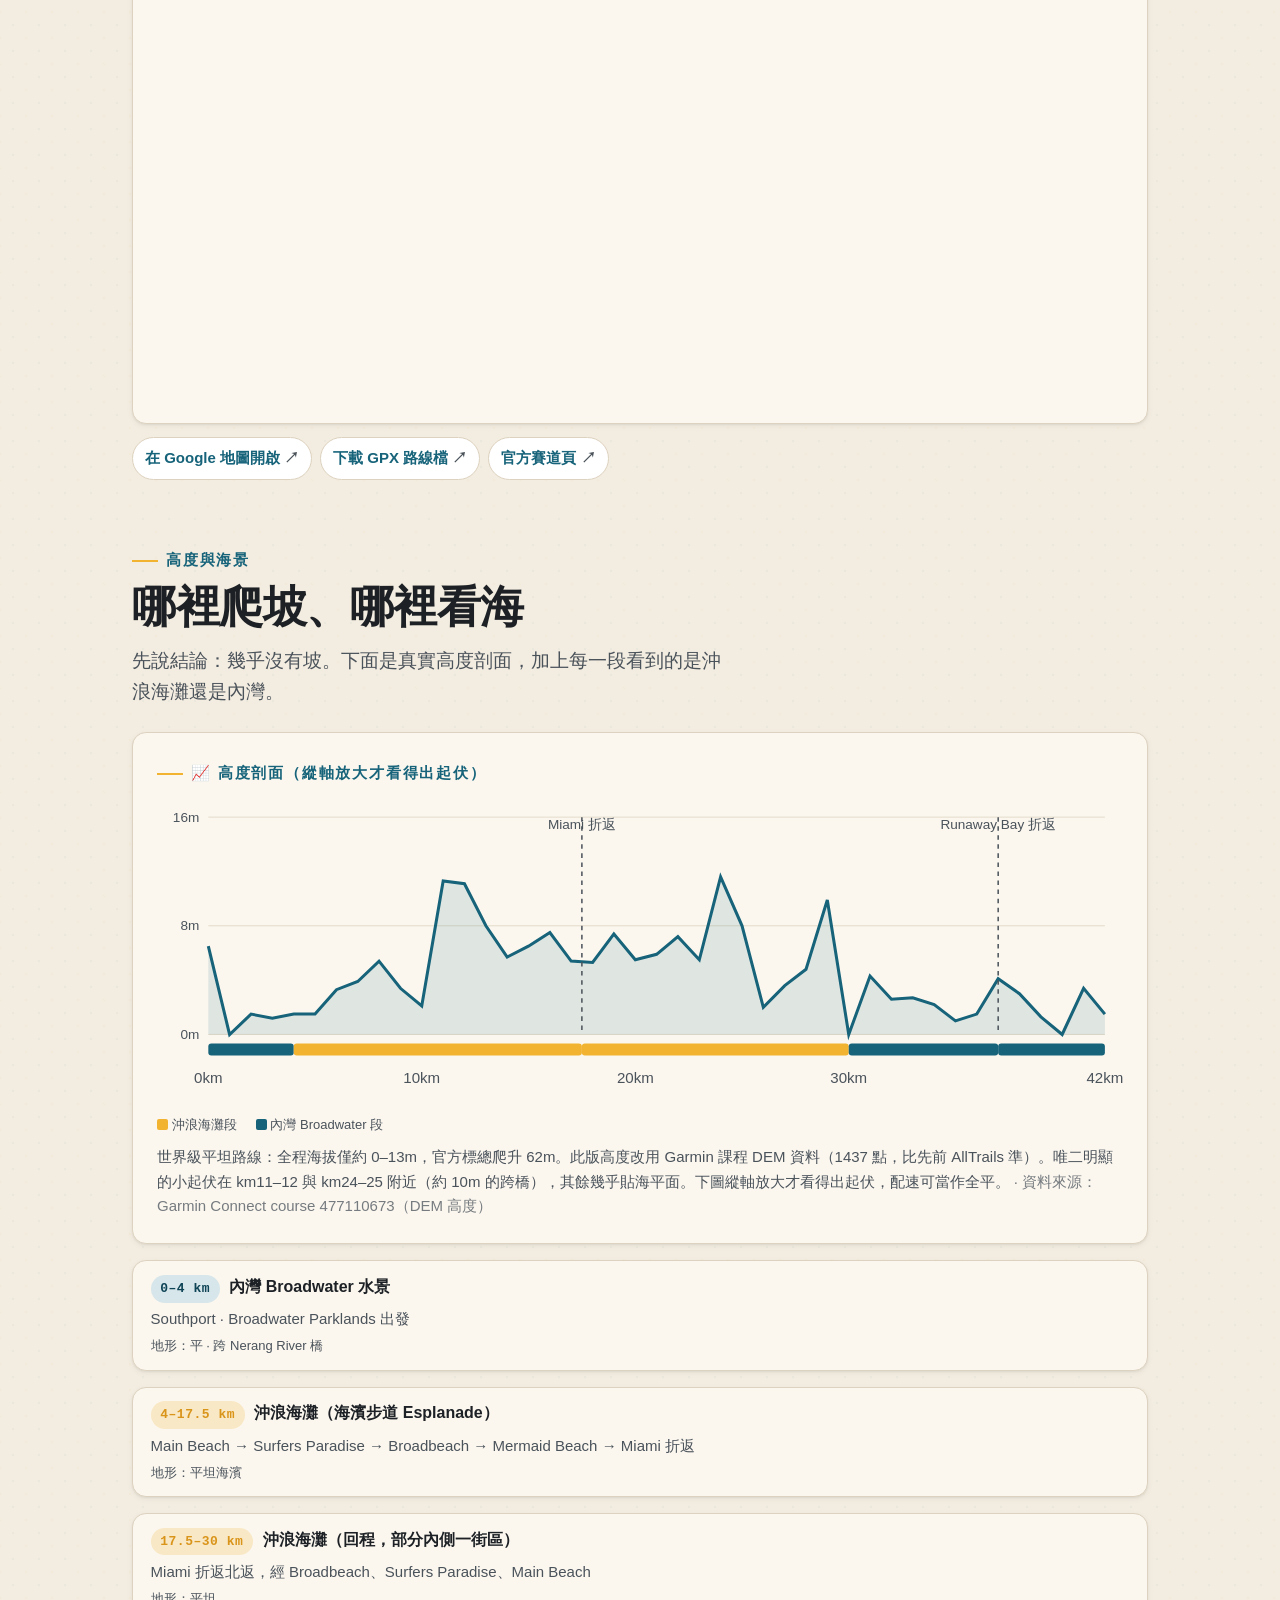
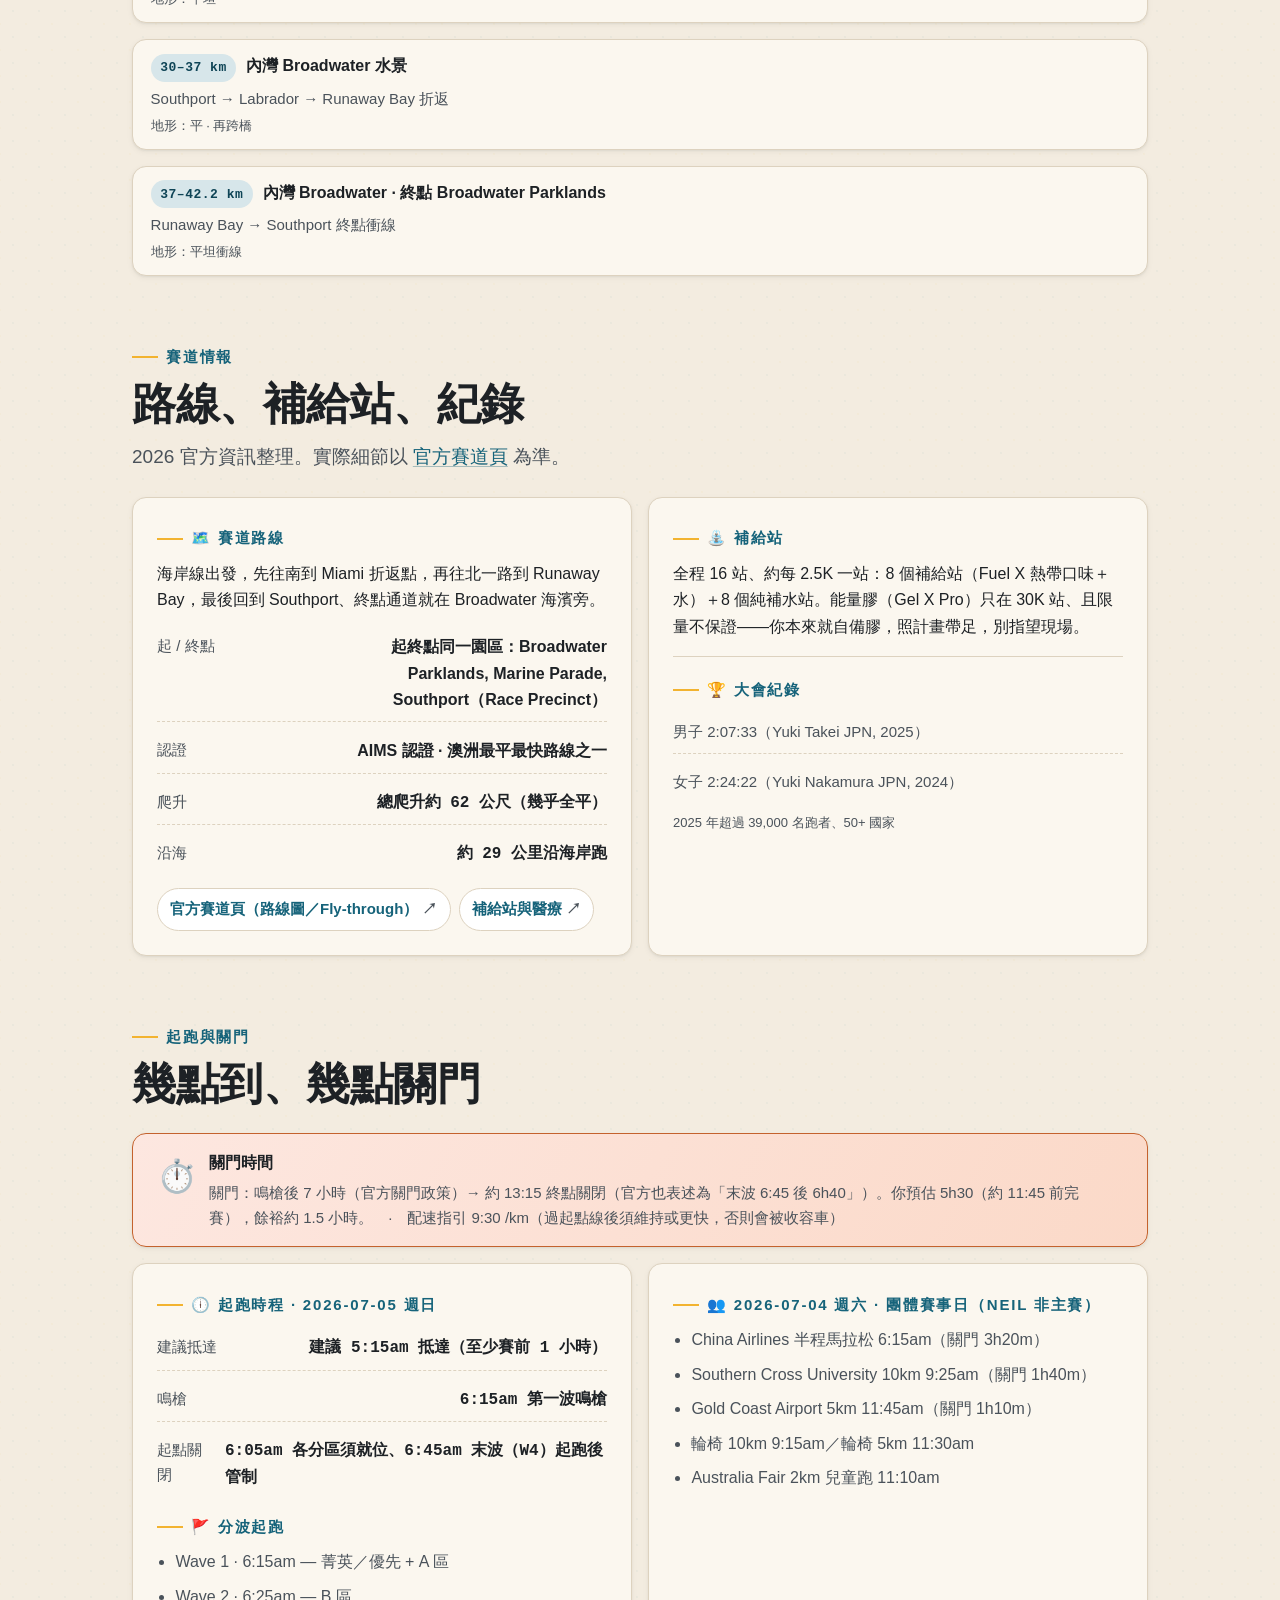
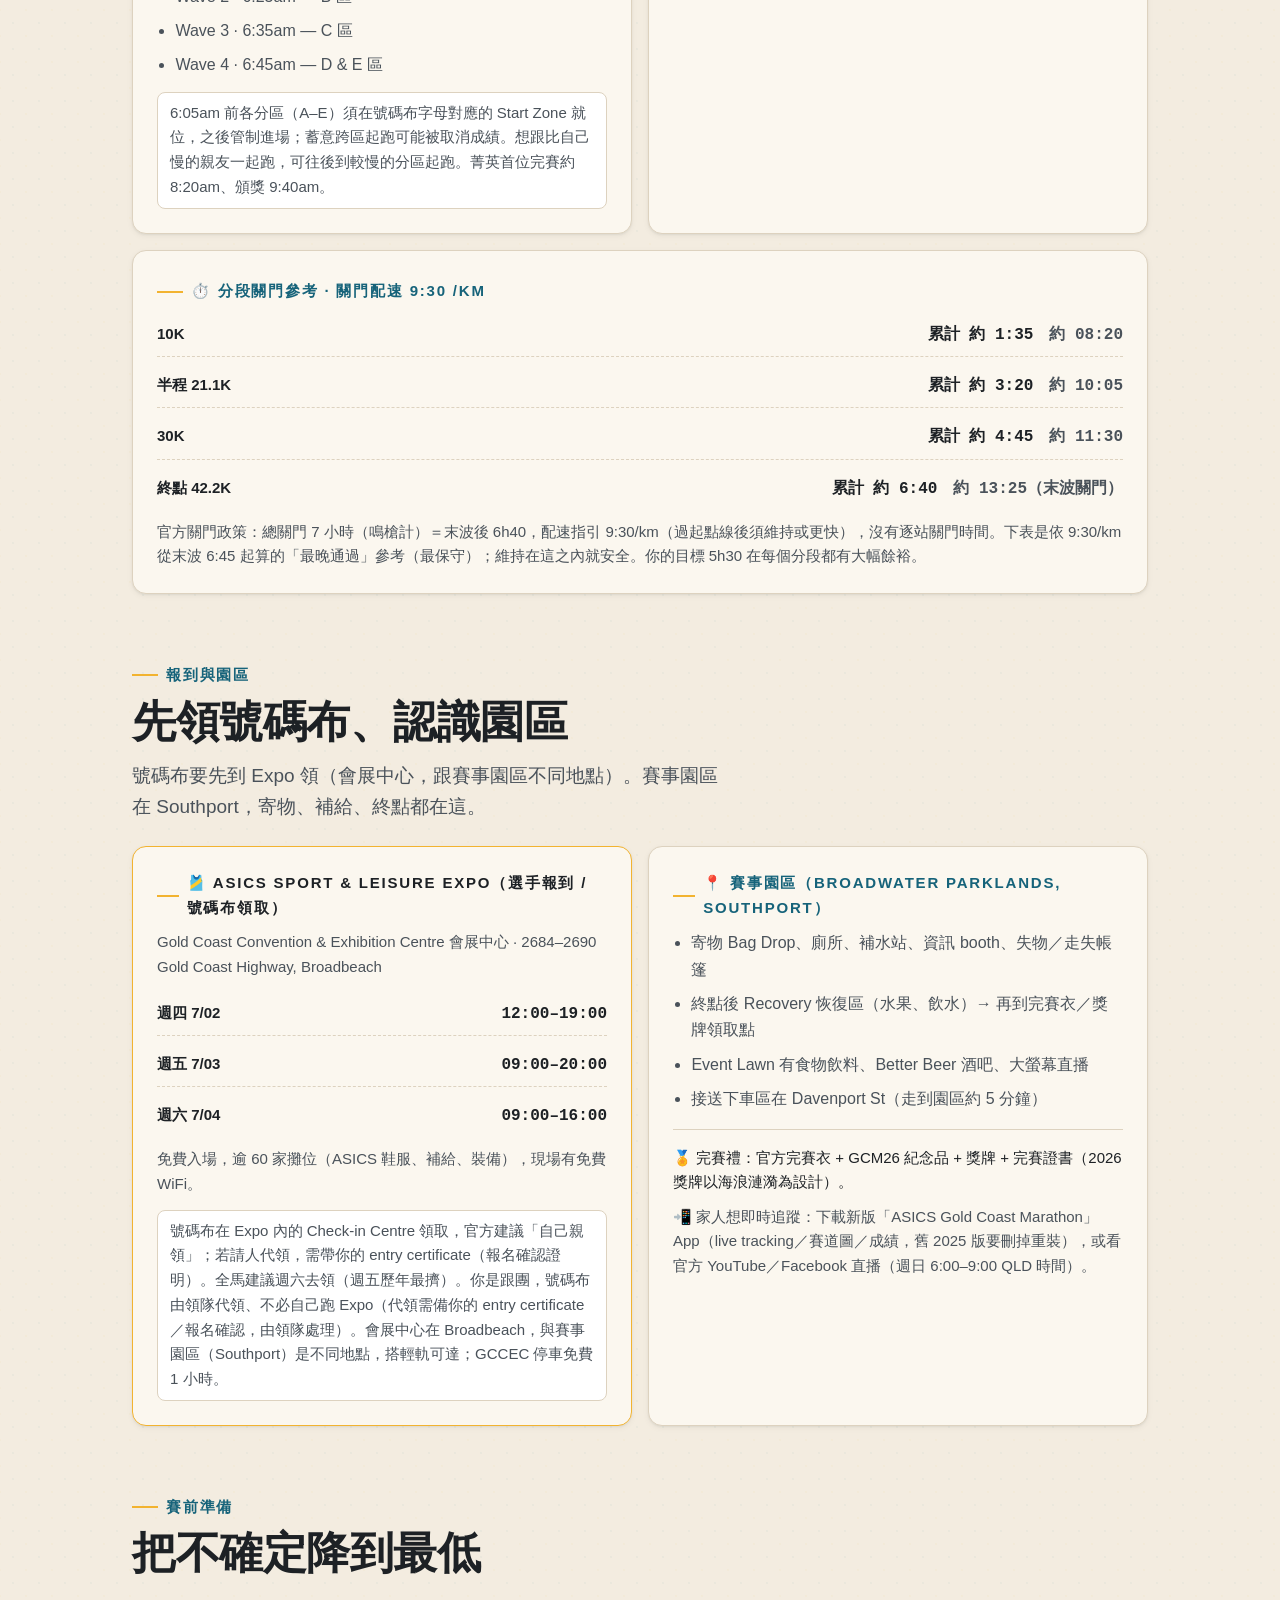
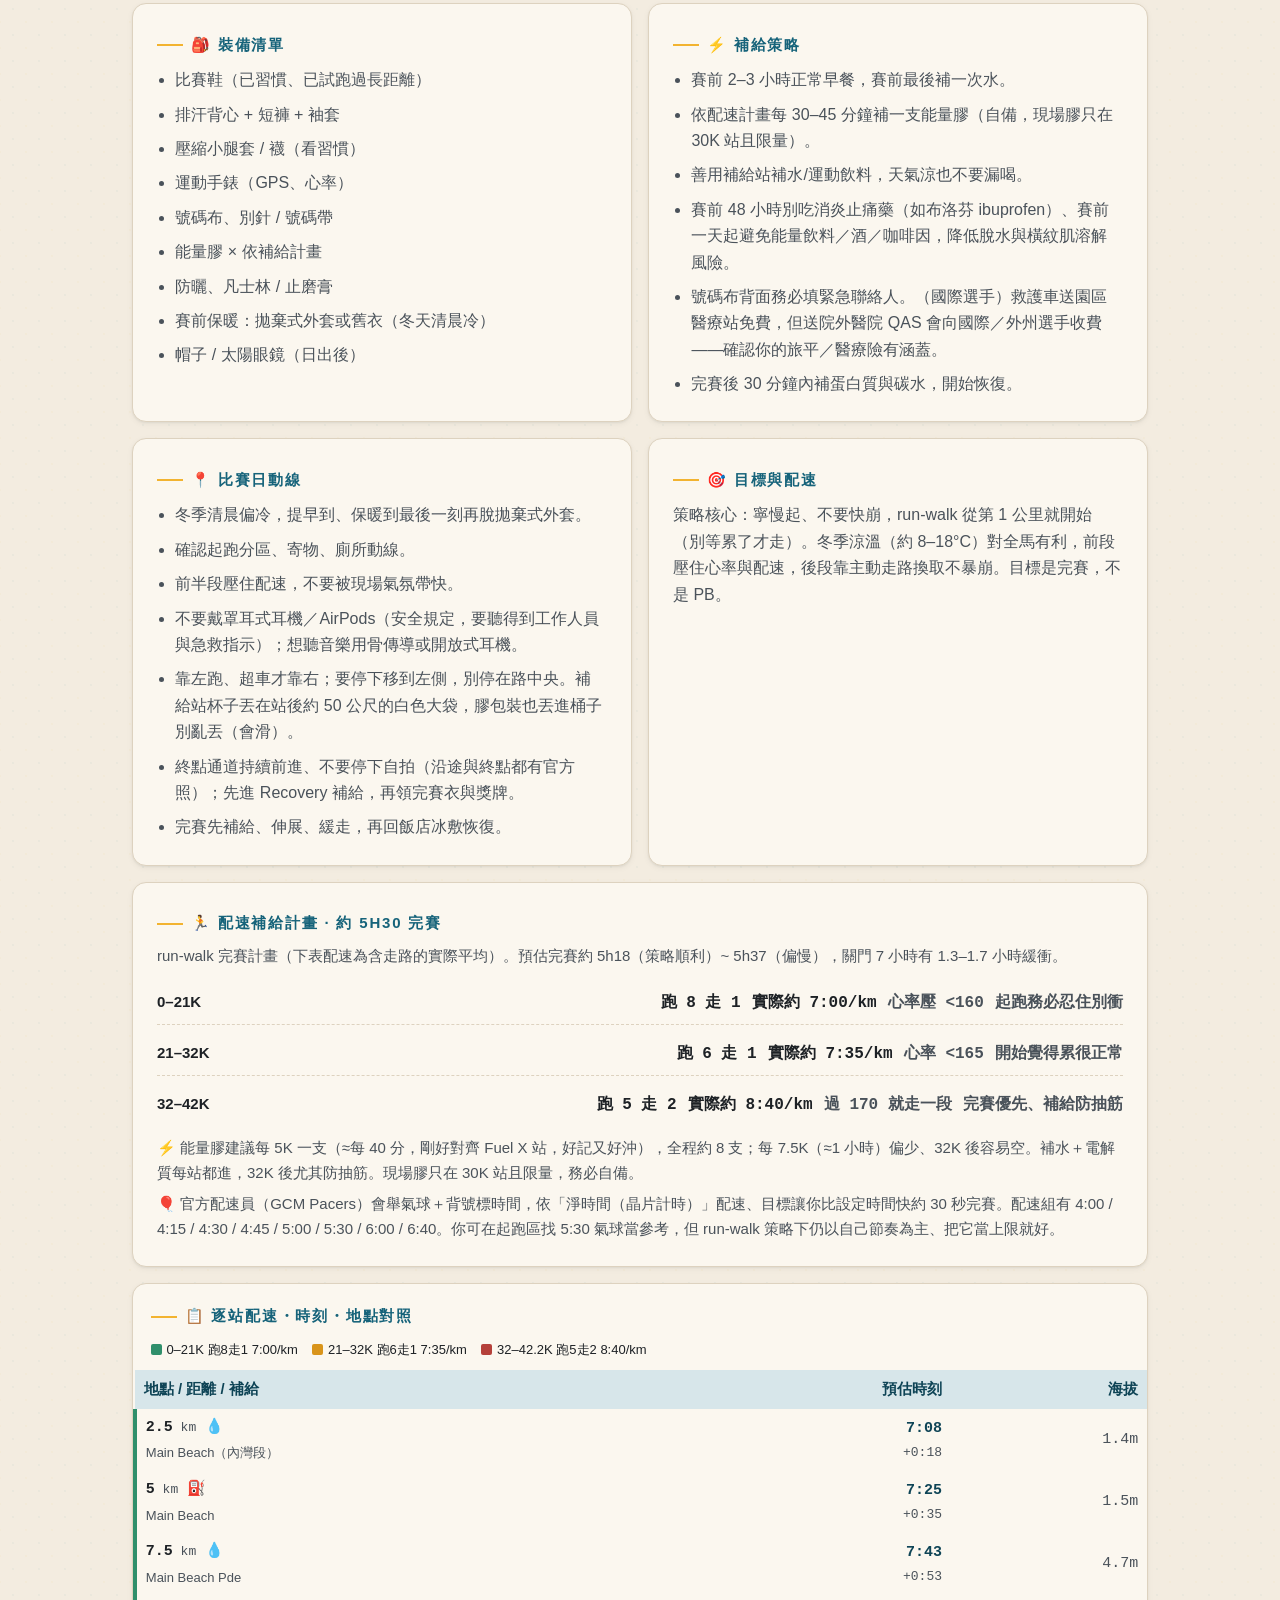
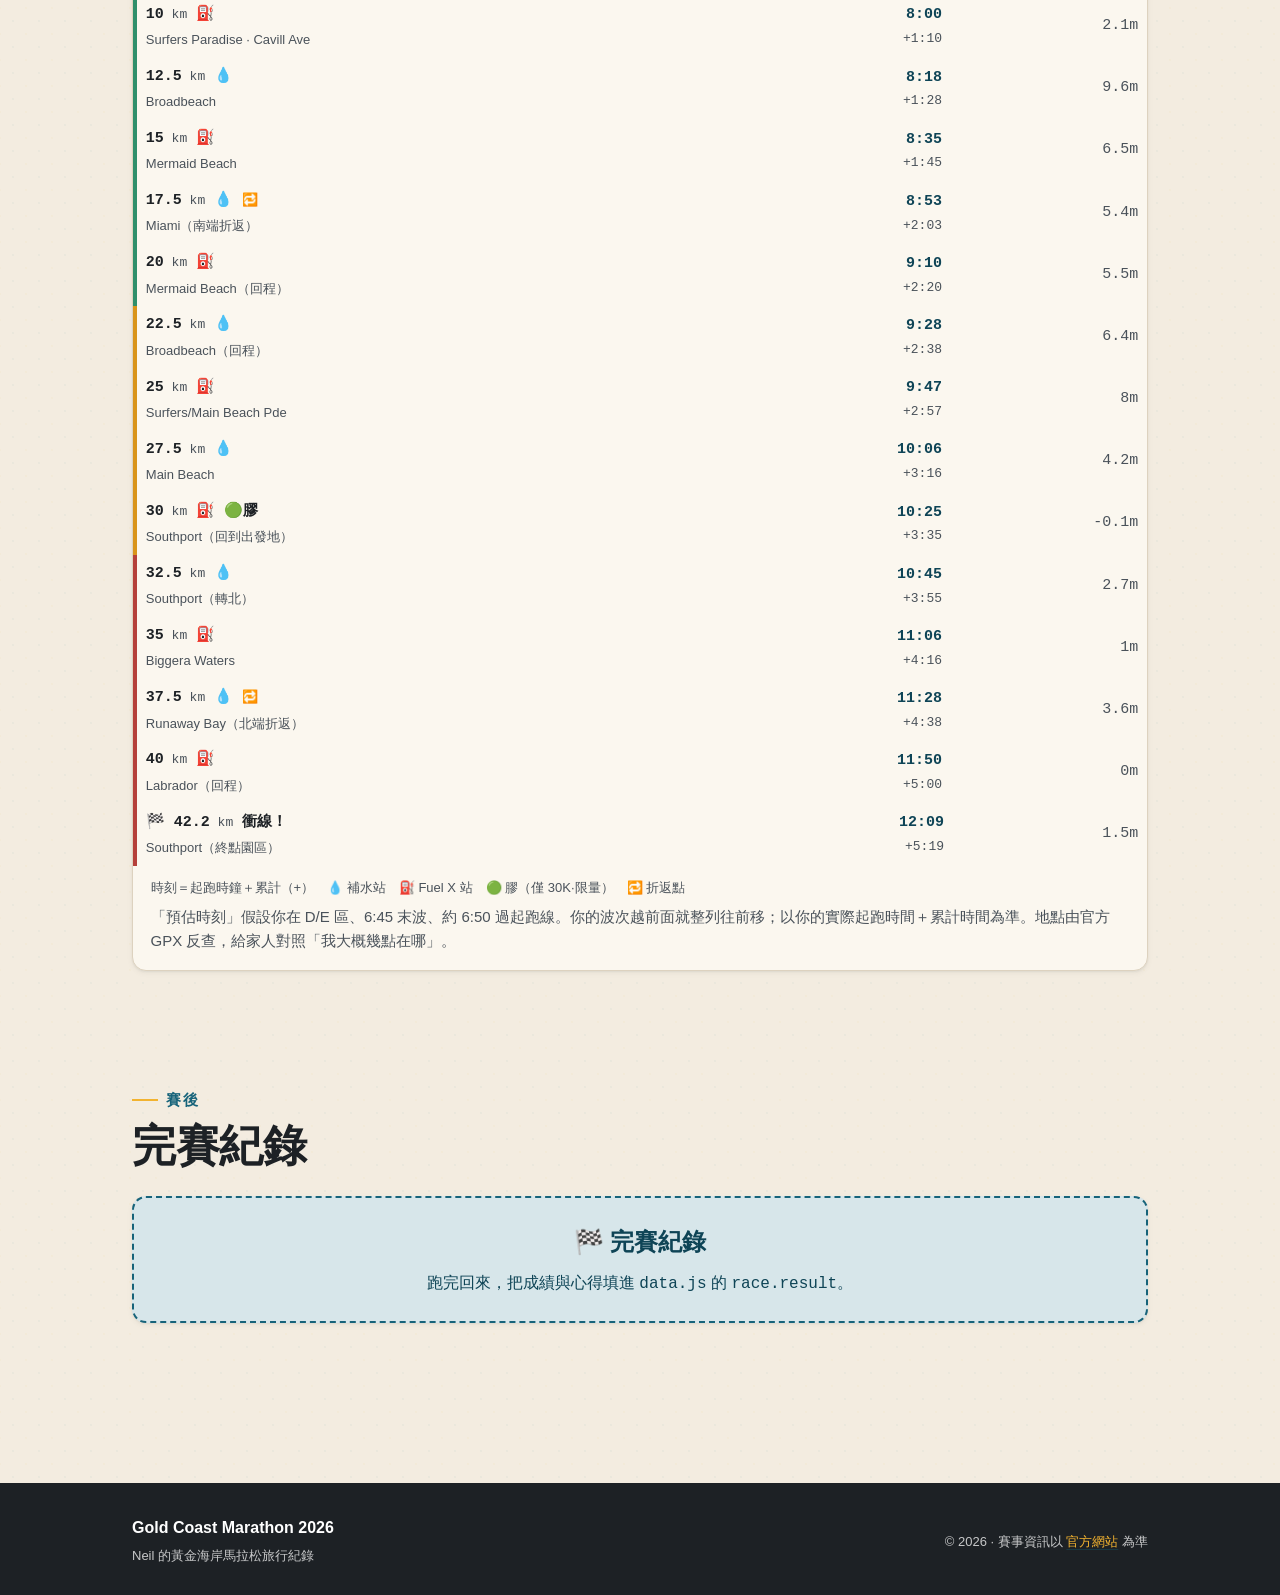
<file: race.html>
<!DOCTYPE html>
<html lang="zh-Hant">
<head>
  <meta charset="UTF-8" />
  <meta name="viewport" content="width=device-width, initial-scale=1" />
  <title>馬拉松 · Gold Coast Marathon 2026</title>
  <meta name="description" content="全馬 42K 賽前準備到賽後回顧：目標配速、裝備、補給、比賽日動線與完賽紀錄。" />
  <meta name="color-scheme" content="light" />
  <link rel="stylesheet" href="assets/styles.css?v=20260701b" /></head>
<body>
  <a class="skip-link" href="#main">跳至主要內容</a>
  <noscript><span class="noscript-note">賽事卡片需要開啟 JavaScript 才會顯示。</span></noscript>

  <header class="site-header">
    <div class="wrap nav">
      <a class="brand" href="index.html">
        <span class="brand__mark">GC</span>
        <span class="brand__text"><strong>Gold Coast Marathon</strong><span>2026 · Neil 的跑步旅行</span></span>
      </a>
      <button class="nav-toggle" aria-controls="nav-links" aria-expanded="false">☰ 選單</button>
      <ul class="nav-links" id="nav-links">
        <li><a href="index.html">首頁</a></li>
        <li><a href="itinerary.html">行程</a></li>
        <li><a href="intel.html">行前情報</a></li>
        <li><a href="race.html">馬拉松</a></li>
        <li><a href="journal.html">日誌</a></li>
        <li><a href="gallery.html">照片</a></li>
        <li><a href="checklist.html">清單</a></li>
        <li><a href="budget.html">財務</a></li>
      </ul>
    </div>
  </header>

  <main id="main">
    <div class="page-head">
      <div class="wrap page-head__inner">
        <span class="eyebrow">🏃 全馬 42K</span>
        <h1>主賽事：7/05 全程馬拉松</h1>
        <p>這頁同時是賽前準備清單與賽後回顧。7/04 的半馬與 10K 是團體賽事日，不是我的主賽事。</p>
      </div>
    </div>

    <section class="section wrap">
      <div data-render="race-overview"></div>
    </section>

    <section class="section--tight wrap">
      <div data-render="weather-banner"></div>
      <div style="margin-top:var(--space-4)" data-render="race-clothing"></div>
    </section>

    <section class="section--tight wrap">
      <span class="eyebrow">賽道地圖</span>
      <h2 class="section-title">官方路線地圖</h2>
      <p class="section-lead">Southport 出發，往南到 Miami 折返、再往北到 Runaway Bay 折返，回 Southport 終點。互動地圖可放大看街道。</p>
      <div style="margin-top:var(--space-5)" data-render="race-map"></div>
    </section>

    <section class="section--tight wrap">
      <span class="eyebrow">高度與海景</span>
      <h2 class="section-title">哪裡爬坡、哪裡看海</h2>
      <p class="section-lead">先說結論：幾乎沒有坡。下面是真實高度剖面，加上每一段看到的是沖浪海灘還是內灣。</p>
      <div style="margin-top:var(--space-5)" data-render="race-elevation"></div>
      <div style="margin-top:var(--space-4)" data-render="race-sections"></div>
    </section>

    <section class="section--tight wrap">
      <span class="eyebrow">賽道情報</span>
      <h2 class="section-title">路線、補給站、紀錄</h2>
      <p class="section-lead">2026 官方資訊整理。實際細節以 <a href="https://goldcoastmarathon.com.au/marathon-course/" target="_blank" rel="noopener">官方賽道頁</a> 為準。</p>
      <div style="margin-top:var(--space-5)" data-render="race-course"></div>
    </section>

    <section class="section--tight wrap">
      <span class="eyebrow">起跑與關門</span>
      <h2 class="section-title">幾點到、幾點關門</h2>
      <div style="margin-top:var(--space-5)" data-render="race-schedule"></div>
      <div style="margin-top:var(--space-4)" data-render="race-splits"></div>
    </section>

    <section class="section--tight wrap">
      <span class="eyebrow">報到與園區</span>
      <h2 class="section-title">先領號碼布、認識園區</h2>
      <p class="section-lead">號碼布要先到 Expo 領（會展中心，跟賽事園區不同地點）。賽事園區在 Southport，寄物、補給、終點都在這。</p>
      <div style="margin-top:var(--space-5)" data-render="race-expo"></div>
    </section>

    <section class="section--tight wrap">
      <span class="eyebrow">賽前準備</span>
      <h2 class="section-title">把不確定降到最低</h2>
      <div style="margin-top:var(--space-5)" data-render="race-prep"></div>
      <div style="margin-top:var(--space-4)" data-render="race-pace-table"></div>
    </section>

    <section class="section wrap">
      <span class="eyebrow">賽後</span>
      <h2 class="section-title">完賽紀錄</h2>
      <div style="margin-top:var(--space-5)" data-render="race-result"></div>
    </section>
  </main>

  <footer class="site-footer">
    <div class="wrap site-footer__inner">
      <div><strong style="color:#fff">Gold Coast Marathon 2026</strong><br><small>Neil 的黃金海岸馬拉松旅行紀錄</small></div>
      <small>© <span data-year>2026</span> · 賽事資訊以 <a href="https://goldcoastmarathon.com.au/" target="_blank" rel="noopener">官方網站</a> 為準</small>
    </div>
  </footer>

  <script src="assets/data.js?v=20260701b"></script>
  <script src="assets/app.js?v=20260701b" defer></script></body>
</html>
</file>
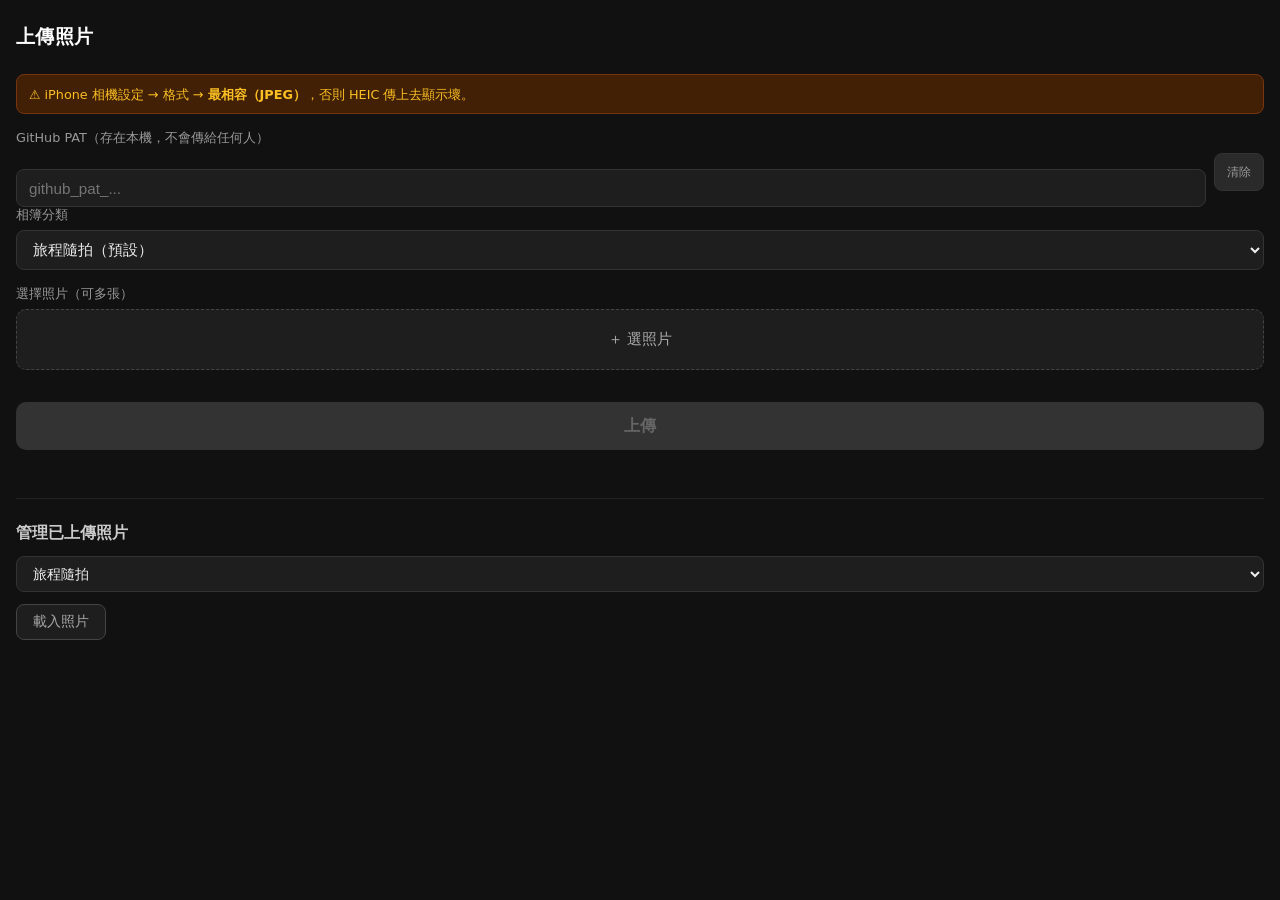
<file: upload.html>
<!DOCTYPE html>
<html lang="zh-Hant">
<head>
  <meta charset="UTF-8" />
  <meta name="viewport" content="width=device-width, initial-scale=1" />
  <title>上傳照片 · Gold Coast 2026</title>
  <style>
    * { box-sizing: border-box; margin: 0; padding: 0; }
    body { font-family: system-ui, sans-serif; background: #111; color: #eee; min-height: 100dvh; padding: 1.5rem 1rem 3rem; }
    h1 { font-size: 1.2rem; font-weight: 700; margin-bottom: 1.5rem; color: #fff; letter-spacing: .02em; }
    h2 { font-size: 1rem; font-weight: 600; color: #ccc; margin: 2rem 0 .75rem; border-top: 1px solid #222; padding-top: 1.5rem; }
    label { display: block; font-size: .8rem; color: #999; margin-bottom: .35rem; }
    input[type=text], input[type=password], select {
      width: 100%; background: #1e1e1e; border: 1px solid #333; border-radius: 8px;
      color: #eee; font-size: .95rem; padding: .6rem .75rem; margin-bottom: 1rem;
    }
    input[type=file] { display: none; }
    .pick-btn {
      display: flex; align-items: center; justify-content: center; gap: .5rem;
      width: 100%; background: #1e1e1e; border: 1.5px dashed #444; border-radius: 10px;
      color: #aaa; font-size: .95rem; padding: 1.2rem; cursor: pointer;
      margin-bottom: 1rem; transition: border-color .15s;
    }
    .pick-btn:hover { border-color: #888; color: #eee; }
    .previews { display: flex; flex-wrap: wrap; gap: .5rem; margin-bottom: 1rem; }
    .preview-item { position: relative; width: 80px; height: 80px; border-radius: 8px; overflow: hidden; }
    .preview-item img { width: 100%; height: 100%; object-fit: cover; }
    .preview-item .rm { position: absolute; top: 2px; right: 2px; background: rgba(0,0,0,.7);
      border: none; color: #fff; border-radius: 50%; width: 20px; height: 20px;
      font-size: 11px; cursor: pointer; display: flex; align-items: center; justify-content: center; }
    .upload-btn {
      width: 100%; background: #2563eb; border: none; border-radius: 10px;
      color: #fff; font-size: 1rem; font-weight: 600; padding: .85rem;
      cursor: pointer; transition: background .15s; margin-bottom: 1rem;
    }
    .upload-btn:disabled { background: #333; color: #666; cursor: not-allowed; }
    .upload-btn:not(:disabled):hover { background: #1d4ed8; }
    #log { font-size: .8rem; line-height: 1.7; }
    .ok { color: #4ade80; }
    .err { color: #f87171; }
    .info { color: #94a3b8; }
    .pat-row { display: flex; gap: .5rem; align-items: flex-end; margin-bottom: 0; }
    .pat-row input { margin-bottom: 0; flex: 1; }
    .clear-btn { background: #2a2a2a; border: 1px solid #333; border-radius: 8px;
      color: #999; font-size: .75rem; padding: .6rem .75rem; cursor: pointer; white-space: nowrap; margin-bottom: 1rem; }
    .clear-btn:hover { color: #eee; }
    .warn { background: #422006; border: 1px solid #78350f; border-radius: 8px;
      color: #fbbf24; font-size: .8rem; padding: .6rem .75rem; margin-bottom: 1rem; line-height: 1.5; }
    /* 管理區 */
    #manage-cat { width: 100%; background: #1e1e1e; border: 1px solid #333; border-radius: 8px;
      color: #eee; font-size: .9rem; padding: .5rem .75rem; margin-bottom: .75rem; }
    .load-btn { background: #1e1e1e; border: 1px solid #444; border-radius: 8px;
      color: #aaa; font-size: .85rem; padding: .5rem 1rem; cursor: pointer; margin-bottom: 1rem; }
    .load-btn:hover { color: #eee; border-color: #888; }
    .photo-grid { display: grid; grid-template-columns: repeat(3, 1fr); gap: .5rem; }
    .photo-card { position: relative; aspect-ratio: 1; border-radius: 8px; overflow: hidden; background: #1e1e1e; }
    .photo-card img { width: 100%; height: 100%; object-fit: cover; }
    .del-btn { position: absolute; bottom: 4px; right: 4px;
      background: rgba(220,38,38,.9); border: none; border-radius: 6px;
      color: #fff; font-size: .7rem; padding: 3px 7px; cursor: pointer; }
    .del-btn:disabled { background: #555; cursor: not-allowed; }
    #manage-log { font-size: .8rem; line-height: 1.7; margin-top: .5rem; }
  </style>
</head>
<body>
  <h1>上傳照片</h1>

  <div class="warn">⚠️ iPhone 相機設定 → 格式 → <strong>最相容（JPEG）</strong>，否則 HEIC 傳上去顯示壞。</div>

  <label>GitHub PAT（存在本機，不會傳給任何人）</label>
  <div class="pat-row">
    <input type="password" id="pat" placeholder="github_pat_..." autocomplete="off" />
    <button class="clear-btn" id="clear-pat">清除</button>
  </div>

  <label>相簿分類</label>
  <select id="cat">
    <option value="feed">旅程隨拍（預設）</option>
    <option value="marathon">馬拉松</option>
    <option value="gold-coast">黃金海岸</option>
    <option value="brisbane">布里斯本</option>
    <option value="food">飲食</option>
    <option value="street">街景</option>
    <option value="quiet">安靜片刻</option>
  </select>

  <label for="file-pick">選擇照片（可多張）</label>
  <label class="pick-btn" for="file-pick">
    <span>＋ 選照片</span>
    <input type="file" id="file-pick" accept="image/*" multiple />
  </label>

  <div class="previews" id="previews"></div>

  <button class="upload-btn" id="upload-btn" disabled>上傳</button>

  <div id="log"></div>

  <!-- 管理區 -->
  <h2>管理已上傳照片</h2>
  <select id="manage-cat">
    <option value="feed">旅程隨拍</option>
    <option value="marathon">馬拉松</option>
    <option value="gold-coast">黃金海岸</option>
    <option value="brisbane">布里斯本</option>
    <option value="food">飲食</option>
    <option value="street">街景</option>
    <option value="quiet">安靜片刻</option>
  </select>
  <button class="load-btn" id="load-btn">載入照片</button>
  <div class="photo-grid" id="photo-grid"></div>
  <div id="manage-log"></div>

  <script>
  const OWNER  = 'neilliao';
  const REPO   = 'gold-coast-marathon-2026';
  const BRANCH = 'main';
  const RAW    = `https://raw.githubusercontent.com/${OWNER}/${REPO}/main/`;
  const API    = `https://api.github.com/repos/${OWNER}/${REPO}/contents/`;

  const patEl   = document.getElementById('pat');
  const catEl   = document.getElementById('cat');
  const pickEl  = document.getElementById('file-pick');
  const previews = document.getElementById('previews');
  const btn     = document.getElementById('upload-btn');
  const log     = document.getElementById('log');

  patEl.value = localStorage.getItem('gc_pat') || '';
  patEl.addEventListener('input', () => localStorage.setItem('gc_pat', patEl.value.trim()));
  document.getElementById('clear-pat').addEventListener('click', () => {
    patEl.value = ''; localStorage.removeItem('gc_pat'); updateBtn();
  });

  let files = [];

  pickEl.addEventListener('change', () => {
    Array.from(pickEl.files).forEach(addFile);
    pickEl.value = '';
    updateBtn();
  });

  function addFile(f) {
    const idx = files.length;
    files.push(f);
    const wrap = document.createElement('div');
    wrap.className = 'preview-item';
    const img = document.createElement('img');
    img.src = URL.createObjectURL(f);
    const rm = document.createElement('button');
    rm.className = 'rm'; rm.textContent = '×';
    rm.onclick = () => { files[idx] = null; wrap.remove(); updateBtn(); };
    wrap.appendChild(img); wrap.appendChild(rm);
    previews.appendChild(wrap);
  }

  function updateBtn() {
    btn.disabled = !(files.some(f => f !== null) && patEl.value.trim().length > 10);
  }
  patEl.addEventListener('input', updateBtn);

  function addLog(msg, cls, el) {
    const p = document.createElement('p');
    p.className = cls; p.textContent = msg;
    (el || log).prepend(p);
  }

  async function toBase64(file) {
    return new Promise((res, rej) => {
      const r = new FileReader();
      r.onload = () => res(r.result.split(',')[1]);
      r.onerror = rej;
      r.readAsDataURL(file);
    });
  }

  function ghHeaders() {
    const pat = patEl.value.trim();
    const h = { Accept: 'application/vnd.github+json', 'Content-Type': 'application/json' };
    if (pat) h.Authorization = 'Bearer ' + pat;
    return h;
  }

  // ── 上傳 ──────────────────────────────────────────────
  btn.addEventListener('click', async () => {
    btn.disabled = true; btn.textContent = '上傳中…'; log.innerHTML = '';
    const cat = catEl.value;
    for (const file of files.filter(Boolean)) {
      const rand = Math.random().toString(36).slice(2, 8);
      const ext  = file.name.split('.').pop().toLowerCase() || 'jpg';
      const path = `assets/photos/${cat}/${rand}.${ext}`;
      addLog(`⬆ ${file.name} → ${path}`, 'info');
      try {
        const content = await toBase64(file);
        const res = await fetch(API + path, {
          method: 'PUT', headers: ghHeaders(),
          body: JSON.stringify({ message: `photo: add ${cat}/${rand}.${ext}`, content, branch: BRANCH }),
        });
        if (res.ok) addLog(`✓ ${file.name} 上傳成功`, 'ok');
        else { const j = await res.json().catch(() => ({})); addLog(`✗ 失敗 ${res.status}：${j.message || ''}`, 'err'); }
      } catch (e) { addLog(`✗ 錯誤：${e.message}`, 'err'); }
    }
    btn.textContent = '上傳'; updateBtn();
  });

  // ── 管理 ──────────────────────────────────────────────
  const grid      = document.getElementById('photo-grid');
  const mlog      = document.getElementById('manage-log');
  const manageCat = document.getElementById('manage-cat');

  document.getElementById('load-btn').addEventListener('click', loadPhotos);

  async function loadPhotos() {
    grid.innerHTML = '<p style="color:#666;font-size:.85rem">載入中…</p>';
    mlog.innerHTML = '';
    const cat = manageCat.value;
    try {
      const res = await fetch(API + `assets/photos/${cat}?ref=${BRANCH}`, { headers: ghHeaders() });
      if (!res.ok) throw new Error(res.status);
      const files = await res.json();
      const imgs = Array.isArray(files) ? files.filter(f => f.type === 'file' && /\.(jpe?g|png|webp|gif|avif)$/i.test(f.name)) : [];
      grid.innerHTML = '';
      if (!imgs.length) { grid.innerHTML = '<p style="color:#666;font-size:.85rem">這個分類還沒有照片</p>'; return; }
      imgs.forEach(f => {
        const card = document.createElement('div');
        card.className = 'photo-card';
        const img = document.createElement('img');
        img.src = RAW + f.path;
        img.loading = 'lazy';
        const delBtn = document.createElement('button');
        delBtn.className = 'del-btn'; delBtn.textContent = '刪除';
        delBtn.onclick = () => deletePhoto(f, delBtn, card);
        card.appendChild(img); card.appendChild(delBtn);
        grid.appendChild(card);
      });
    } catch (e) { grid.innerHTML = ''; addLog(`載入失敗：${e.message}`, 'err', mlog); }
  }

  async function deletePhoto(f, delBtn, card) {
    if (!confirm(`確定刪除 ${f.name}？`)) return;
    delBtn.disabled = true; delBtn.textContent = '…';
    try {
      const res = await fetch(API + f.path, {
        method: 'DELETE', headers: ghHeaders(),
        body: JSON.stringify({ message: `photo: delete ${f.path}`, sha: f.sha, branch: BRANCH }),
      });
      if (res.ok) { card.remove(); addLog(`✓ ${f.name} 已刪除`, 'ok', mlog); }
      else { const j = await res.json().catch(() => ({})); addLog(`✗ 刪除失敗 ${res.status}：${j.message || ''}`, 'err', mlog); delBtn.disabled = false; delBtn.textContent = '刪除'; }
    } catch (e) { addLog(`✗ 錯誤：${e.message}`, 'err', mlog); delBtn.disabled = false; delBtn.textContent = '刪除'; }
  }
  </script>
</body>
</html>
</file>
<file: assets/styles.css>
/* =================================================================
   Gold Coast Marathon 2026 — 海岸馬拉松旅行手帳
   視覺系統：沙米底 × 海岸藍 × 日光黃 × 跑道黑
   手機優先、系統字體、無 build step
   ================================================================= */

/* ---------------------------------------------------------------- Tokens */
:root {
  /* 色彩：海岸藍 / 沙灘米 / 日光黃 / 深跑道黑 / 乾淨白 */
  --sand:        #f3ece0;   /* 沙灘米 — 頁面底 */
  --sand-deep:   #e7dcc8;   /* 深一點的沙，分隔用 */
  --paper:       #fbf7ef;   /* 手帳紙白 — 卡片底 */
  --white:       #ffffff;
  --ocean:       #16637a;   /* 海岸藍 — 主色 */
  --ocean-deep:  #0e4456;   /* 深海藍 — hover / 強調 */
  --ocean-soft:  #d7e6ea;   /* 淡海藍 — 區塊底 */
  --sun:         #f2b330;   /* 日光黃 — 強調 / 全馬日 */
  --sun-deep:    #d9941a;
  --track:       #1d2125;   /* 跑道黑 — 文字 */
  --track-soft:  #4a525a;   /* 次要文字 */
  --line:        #ddd2bf;   /* 邊線 */
  --good:        #2f8f6b;
  --warn:        #c4622d;

  /* 字級：手機內文最少 16px */
  --text-xs:   0.8125rem;
  --text-sm:   0.9375rem;
  --text-base: 1rem;        /* 16px */
  --text-lg:   1.1875rem;
  --text-xl:   1.5rem;
  --text-2xl:  clamp(1.75rem, 1.2rem + 2.6vw, 2.75rem);
  --text-hero: clamp(2.5rem, 1.2rem + 6.4vw, 5.5rem);

  /* 間距節奏 */
  --space-1: 0.25rem;
  --space-2: 0.5rem;
  --space-3: 0.75rem;
  --space-4: 1rem;
  --space-5: 1.5rem;
  --space-6: 2rem;
  --space-8: 3rem;
  --space-section: clamp(2.5rem, 1.5rem + 5vw, 5rem);

  --radius:    14px;
  --radius-lg: 22px;
  --radius-sm: 8px;

  --shadow-sm: 0 1px 2px rgba(29,33,37,0.06), 0 2px 6px rgba(29,33,37,0.05);
  --shadow-md: 0 6px 18px rgba(14,68,86,0.10), 0 2px 6px rgba(29,33,37,0.06);
  --shadow-lg: 0 18px 40px rgba(14,68,86,0.16);

  --font: -apple-system, BlinkMacSystemFont, "Segoe UI", "PingFang TC",
          "Noto Sans TC", "Microsoft JhengHei", Roboto, Helvetica, Arial, sans-serif;
  --font-num: "SF Mono", ui-monospace, "Roboto Mono", Menlo, Consolas, monospace;

  --maxw: 1080px;
  --dur: 200ms;
  --ease: cubic-bezier(0.16, 1, 0.3, 1);
}

/* ---------------------------------------------------------------- Reset */
*, *::before, *::after { box-sizing: border-box; }
* { margin: 0; }
html { -webkit-text-size-adjust: 100%; scroll-behavior: smooth; }

body {
  font-family: var(--font);
  font-size: var(--text-base);
  line-height: 1.65;
  color: var(--track);
  background-color: var(--sand);
  /* 細微紙感紋理，不喧賓奪主 */
  background-image:
    radial-gradient(rgba(22,99,122,0.035) 1px, transparent 1px),
    radial-gradient(rgba(242,179,48,0.04) 1px, transparent 1px);
  background-size: 26px 26px, 26px 26px;
  background-position: 0 0, 13px 13px;
  -webkit-font-smoothing: antialiased;
  text-rendering: optimizeLegibility;
  min-height: 100vh;
}

img { max-width: 100%; height: auto; display: block; }
a { color: var(--ocean); text-decoration-color: rgba(22,99,122,0.35); text-underline-offset: 3px; }
a:hover { color: var(--ocean-deep); }
h1, h2, h3, h4 { line-height: 1.18; font-weight: 750; letter-spacing: -0.01em; }
ul { padding-left: 1.15em; }

:focus-visible {
  outline: 3px solid var(--sun);
  outline-offset: 2px;
  border-radius: 4px;
}

.skip-link {
  position: absolute; left: -9999px; top: 0;
  background: var(--track); color: var(--white);
  padding: var(--space-3) var(--space-4); z-index: 100; border-radius: 0 0 var(--radius-sm) 0;
}
.skip-link:focus { left: 0; }

/* ---------------------------------------------------------------- Layout */
.wrap { width: 100%; max-width: var(--maxw); margin-inline: auto; padding-inline: clamp(1rem, 4vw, 2rem); }
.section { padding-block: var(--space-section); }
.section--tight { padding-block: var(--space-6); }
.stack > * + * { margin-top: var(--space-4); }

.eyebrow {
  display: inline-flex; align-items: center; gap: var(--space-2);
  font-size: var(--text-sm); font-weight: 700; letter-spacing: 0.12em;
  text-transform: uppercase; color: var(--ocean);
}
.eyebrow::before {
  content: ""; width: 26px; height: 2px; background: var(--sun); display: inline-block;
}
.section-title { font-size: var(--text-2xl); margin-top: var(--space-2); }
.section-lead { color: var(--track-soft); max-width: 56ch; margin-top: var(--space-3); font-size: var(--text-lg); }

/* ---------------------------------------------------------------- Header / Nav */
.site-header {
  position: sticky; top: 0; z-index: 50;
  background: rgba(243,236,224,0.86);
  backdrop-filter: saturate(140%) blur(10px);
  border-bottom: 1px solid var(--line);
}
.nav {
  display: flex; align-items: center; justify-content: space-between;
  gap: var(--space-4); padding-block: var(--space-3);
}
.brand { display: flex; align-items: center; gap: var(--space-3); text-decoration: none; color: var(--track); }
.brand__mark {
  width: 38px; height: 38px; border-radius: 11px; flex: none;
  background: linear-gradient(150deg, var(--ocean), var(--ocean-deep));
  color: var(--white); display: grid; place-items: center; font-weight: 800;
  box-shadow: var(--shadow-sm); font-size: 1.05rem; letter-spacing: -0.04em;
}
.brand__text { display: flex; flex-direction: column; line-height: 1.1; }
.brand__text strong { font-size: var(--text-base); letter-spacing: -0.01em; }
.brand__text span { font-size: var(--text-xs); color: var(--track-soft); }

.nav-toggle {
  display: inline-flex; align-items: center; gap: var(--space-2);
  background: var(--white); border: 1px solid var(--line); border-radius: 999px;
  padding: var(--space-2) var(--space-3); font: inherit; font-size: var(--text-sm);
  font-weight: 600; color: var(--track); cursor: pointer;
}
.nav-toggle:hover { border-color: var(--ocean); }

.nav-links { list-style: none; padding: 0; margin: 0; display: flex; gap: var(--space-1); flex-wrap: wrap; }
.nav-links a {
  display: block; text-decoration: none; color: var(--track-soft);
  padding: var(--space-2) var(--space-3); border-radius: 999px; font-size: var(--text-sm);
  font-weight: 600; transition: background var(--dur) var(--ease), color var(--dur) var(--ease);
}
.nav-links a:hover { background: var(--ocean-soft); color: var(--ocean-deep); }
.nav-links a[aria-current="page"] { background: var(--ocean); color: var(--white); }

@media (max-width: 860px) {
  .nav-links {
    position: absolute; left: 0; right: 0; top: 100%;
    flex-direction: column; gap: 0;
    background: var(--paper); border-bottom: 1px solid var(--line);
    padding: var(--space-3) clamp(1rem, 4vw, 2rem) var(--space-4);
    box-shadow: var(--shadow-md);
  }
  .nav-links a { padding: var(--space-3); border-radius: var(--radius-sm); }
  /* 預設展開（no-JS 仍可用）；JS 介入後才收合 */
  .js .nav-links { display: none; }
  .js .nav-links.is-open { display: flex; }
}
@media (min-width: 861px) {
  .nav-toggle { display: none; }
  .nav-links { display: flex !important; }
}

/* ---------------------------------------------------------------- Hero */
.hero {
  position: relative; overflow: hidden;
  background:
    radial-gradient(120% 90% at 85% -10%, rgba(242,179,48,0.22), transparent 55%),
    linear-gradient(165deg, var(--ocean-deep), var(--ocean) 62%, #1f7a8c);
  color: var(--white);
}
.hero__inner { position: relative; z-index: 2; padding-block: clamp(3rem, 8vw, 6.5rem); }
.hero__kicker {
  display: inline-flex; align-items: center; gap: var(--space-2);
  font-size: var(--text-sm); font-weight: 700; letter-spacing: 0.16em; text-transform: uppercase;
  color: var(--sun); background: rgba(0,0,0,0.18); padding: var(--space-2) var(--space-3);
  border-radius: 999px; backdrop-filter: blur(4px);
}
.hero__title {
  font-size: var(--text-hero); font-weight: 820; letter-spacing: -0.03em;
  margin-top: var(--space-4); text-wrap: balance;
}
.hero__title em { font-style: normal; color: var(--sun); }
.hero__route {
  margin-top: var(--space-4); font-family: var(--font-num); font-size: var(--text-lg);
  letter-spacing: 0.04em; color: rgba(255,255,255,0.92);
}
.hero__tagline { margin-top: var(--space-4); font-size: var(--text-lg); max-width: 50ch; color: rgba(255,255,255,0.9); }
.hero__meta { margin-top: var(--space-6); display: flex; flex-wrap: wrap; gap: var(--space-5); }
.hero__meta-item { display: flex; flex-direction: column; }
.hero__meta-item dt { font-size: var(--text-xs); letter-spacing: 0.1em; text-transform: uppercase; color: rgba(255,255,255,0.7); }
.hero__meta-item dd { font-size: var(--text-lg); font-weight: 700; margin: 0; }

/* 全馬倒數徽章 */
.countdown {
  position: absolute; right: clamp(1rem,4vw,2rem); top: clamp(1.5rem, 5vw, 3rem); z-index: 3;
  background: var(--sun); color: var(--track); border-radius: var(--radius-lg);
  padding: var(--space-4) var(--space-5); text-align: center; box-shadow: var(--shadow-lg);
  transform: rotate(2.5deg);
}
.countdown strong { display: block; font-size: 2.4rem; line-height: 1; font-weight: 850; }
.countdown span { font-size: var(--text-xs); font-weight: 700; letter-spacing: 0.08em; text-transform: uppercase; }
@media (max-width: 620px) {
  .countdown { position: static; transform: none; display: inline-block; margin-bottom: var(--space-4); }
}

/* ---------------------------------------------------------------- Buttons / quick links */
.btn {
  display: inline-flex; align-items: center; gap: var(--space-2);
  font: inherit; font-weight: 700; font-size: var(--text-base);
  padding: var(--space-3) var(--space-5); border-radius: 999px; cursor: pointer;
  text-decoration: none; border: 1.5px solid transparent; transition: transform var(--dur) var(--ease), box-shadow var(--dur) var(--ease), background var(--dur);
}
.btn--primary { background: var(--sun); color: var(--track); box-shadow: var(--shadow-md); }
.btn--primary:hover { transform: translateY(-2px); box-shadow: var(--shadow-lg); color: var(--track); }
.btn--ghost { background: rgba(255,255,255,0.12); color: var(--white); border-color: rgba(255,255,255,0.4); }
.btn--ghost:hover { background: rgba(255,255,255,0.2); color: var(--white); transform: translateY(-2px); }
.btn--outline { background: var(--white); color: var(--ocean); border-color: var(--line); }
.btn--outline:hover { border-color: var(--ocean); transform: translateY(-2px); }

.quick-grid {
  display: grid; gap: var(--space-3);
  grid-template-columns: repeat(2, 1fr);
}
@media (min-width: 720px) { .quick-grid { grid-template-columns: repeat(3, 1fr); } }
.quick-card {
  display: flex; flex-direction: column; gap: var(--space-1);
  background: var(--paper); border: 1px solid var(--line); border-radius: var(--radius);
  padding: var(--space-4); text-decoration: none; color: var(--track);
  box-shadow: var(--shadow-sm); transition: transform var(--dur) var(--ease), box-shadow var(--dur) var(--ease), border-color var(--dur);
  position: relative;
}
.quick-card:hover { transform: translateY(-3px); box-shadow: var(--shadow-md); border-color: var(--ocean); color: var(--track); }
.quick-card__icon { font-size: 1.5rem; }
.quick-card strong { font-size: var(--text-lg); }
.quick-card span { font-size: var(--text-sm); color: var(--track-soft); }

/* ---------------------------------------------------------------- Cards (generic) */
.card {
  background: var(--paper); border: 1px solid var(--line); border-radius: var(--radius);
  padding: var(--space-5); box-shadow: var(--shadow-sm);
}
.card-grid { display: grid; gap: var(--space-4); }
@media (min-width: 720px) { .card-grid--2 { grid-template-columns: repeat(2, 1fr); } }
@media (min-width: 860px) { .card-grid--3 { grid-template-columns: repeat(3, 1fr); } }

.chip {
  display: inline-flex; align-items: center; gap: var(--space-1);
  font-size: var(--text-xs); font-weight: 700; letter-spacing: 0.04em;
  padding: 0.2rem 0.6rem; border-radius: 999px;
  background: var(--ocean-soft); color: var(--ocean-deep);
}
.chip--sun { background: rgba(242,179,48,0.22); color: var(--sun-deep); }
.chip--track { background: var(--track); color: var(--white); }

.tag-list { list-style: none; padding: 0; display: flex; flex-wrap: wrap; gap: var(--space-2); }
.tag-list li {
  font-size: var(--text-sm); background: var(--white); border: 1px solid var(--line);
  border-radius: 999px; padding: var(--space-1) var(--space-3); color: var(--track-soft);
}

/* ---------------------------------------------------------------- Timeline (行程) */
.timeline { position: relative; list-style: none; padding: 0; }
.timeline::before {
  content: ""; position: absolute; left: 13px; top: 8px; bottom: 8px; width: 2px;
  background: linear-gradient(var(--ocean), var(--sand-deep)); border-radius: 2px;
}
@media (min-width: 720px) { .timeline::before { left: 110px; } }

.day { position: relative; padding-left: 42px; padding-block: var(--space-3); }
@media (min-width: 720px) { .day { padding-left: 140px; } }
.day::before {
  content: ""; position: absolute; left: 6px; top: 26px; width: 16px; height: 16px;
  border-radius: 50%; background: var(--paper); border: 3px solid var(--ocean); z-index: 1;
}
.day--highlight::before { border-color: var(--sun-deep); background: var(--sun); width: 20px; height: 20px; left: 4px; }
@media (min-width: 720px) { .day::before { left: 103px; } .day--highlight::before { left: 101px; } }

.day__date {
  font-family: var(--font-num); font-weight: 700; color: var(--ocean-deep); font-size: var(--text-sm);
}
@media (min-width: 720px) {
  .day__date { position: absolute; left: 0; top: 28px; width: 92px; text-align: right; }
}
.day__card {
  background: var(--paper); border: 1px solid var(--line); border-radius: var(--radius);
  padding: var(--space-4) var(--space-5); box-shadow: var(--shadow-sm);
  transition: box-shadow var(--dur) var(--ease), transform var(--dur) var(--ease);
}
.day__card:hover { box-shadow: var(--shadow-md); transform: translateY(-2px); }
.day--highlight .day__card {
  border-color: var(--sun-deep); background: linear-gradient(180deg, #fff8e8, var(--paper));
  box-shadow: 0 8px 24px rgba(217,148,26,0.18);
}
.day__head { display: flex; align-items: baseline; justify-content: space-between; gap: var(--space-3); flex-wrap: wrap; }
.day__city { font-size: var(--text-lg); font-weight: 750; }
.day__summary { color: var(--track-soft); margin-top: var(--space-1); }
.day__body { margin-top: var(--space-3); display: grid; gap: var(--space-3); }
.day__acts { list-style: none; padding: 0; display: flex; flex-wrap: wrap; gap: var(--space-2); }
.day__acts li {
  font-size: var(--text-sm); background: var(--ocean-soft); color: var(--ocean-deep);
  border-radius: var(--radius-sm); padding: var(--space-1) var(--space-3);
}
.day--highlight .day__acts li:first-child { background: var(--sun); color: var(--track); font-weight: 700; }
.day__meta { display: flex; flex-wrap: wrap; gap: var(--space-4); font-size: var(--text-sm); color: var(--track-soft); }
.day__meta b { color: var(--track); font-weight: 700; }
.day__notes {
  font-size: var(--text-sm); color: var(--track-soft); border-left: 3px solid var(--sun);
  padding-left: var(--space-3); background: rgba(242,179,48,0.06); border-radius: 0 var(--radius-sm) var(--radius-sm) 0;
  padding-block: var(--space-2);
}

/* ---------------------------------------------------------------- Detail list / data rows */
.kv { display: grid; gap: var(--space-2); }
.kv__row { display: flex; justify-content: space-between; gap: var(--space-3); padding-block: var(--space-2); border-bottom: 1px dashed var(--line); }
.kv__row:last-child { border-bottom: none; }
.kv__row dt { color: var(--track-soft); font-size: var(--text-sm); }
.kv__row dd { margin: 0; font-weight: 650; font-family: var(--font-num); }
.kv__row dd.empty { color: var(--track-soft); font-style: italic; font-weight: 400; }

.link-row { display: flex; flex-wrap: wrap; gap: var(--space-2); }
.link-row a {
  font-size: var(--text-sm); font-weight: 600; text-decoration: none;
  background: var(--white); border: 1px solid var(--line); border-radius: 999px;
  padding: var(--space-2) var(--space-3); color: var(--ocean); transition: border-color var(--dur), transform var(--dur) var(--ease);
}
.link-row a:hover { border-color: var(--ocean); transform: translateY(-1px); }
.link-row a::after { content: " ↗"; color: var(--track-soft); }

.note-list { display: grid; gap: var(--space-2); margin: 0; padding-left: 1.15em; }
.note-list li { color: var(--track-soft); }

.private-note {
  font-size: var(--text-sm); color: var(--track-soft);
  background: rgba(196,98,45,0.08); border: 1px dashed var(--warn);
  border-radius: var(--radius-sm); padding: var(--space-2) var(--space-3);
}

/* ---------------------------------------------------------------- Weather */
.weather-strip { display: grid; gap: var(--space-3); grid-template-columns: repeat(auto-fill, minmax(120px, 1fr)); }
.wcard {
  background: var(--paper); border: 1px solid var(--line); border-radius: var(--radius);
  padding: var(--space-3); text-align: center; box-shadow: var(--shadow-sm);
}
.wcard.is-marathon { border-color: var(--sun-deep); background: linear-gradient(180deg,#fff8e8,var(--paper)); }
.wcard__date { font-size: var(--text-xs); color: var(--track-soft); font-weight: 700; }
.wcard__icon { font-size: 1.9rem; line-height: 1.2; margin-block: var(--space-1); }
.wcard__temp { font-family: var(--font-num); font-weight: 750; font-size: var(--text-lg); }
.wcard__temp small { color: var(--track-soft); font-weight: 500; }
.wcard__sub { font-size: var(--text-xs); color: var(--track-soft); margin-top: var(--space-1); }
.wcard--pending { color: var(--track-soft); }
.wcard--pending .wcard__icon { opacity: 0.5; }

.weather-banner {
  display: flex; gap: var(--space-3); align-items: flex-start;
  background: linear-gradient(120deg, #fff6e0, #ffe9c2); border: 1px solid var(--sun-deep);
  border-radius: var(--radius); padding: var(--space-4) var(--space-5); box-shadow: var(--shadow-sm);
}
.weather-banner__icon { font-size: 2rem; flex: none; }
.weather-banner__title { font-weight: 750; }
.weather-banner__text { color: var(--track-soft); font-size: var(--text-sm); margin-top: var(--space-1); }

/* ---------------------------------------------------------------- Race blocks */
.race-hero {
  background: linear-gradient(160deg, var(--track), #2b323a);
  color: var(--white); border-radius: var(--radius-lg); padding: clamp(1.5rem,5vw,2.5rem);
  position: relative; overflow: hidden; box-shadow: var(--shadow-lg);
}
.race-hero::after {
  content: "42K"; position: absolute; right: -0.2em; bottom: -0.35em;
  font-size: clamp(6rem, 22vw, 13rem); font-weight: 850; color: rgba(242,179,48,0.12); letter-spacing: -0.05em;
}
.race-hero__inner { position: relative; z-index: 1; }
.race-hero h2 { font-size: var(--text-2xl); }
.race-hero .chip--sun { margin-bottom: var(--space-3); }
.race-stats { display: flex; flex-wrap: wrap; gap: var(--space-6); margin-top: var(--space-5); }
.race-stats div span { display: block; font-size: var(--text-xs); letter-spacing: 0.1em; text-transform: uppercase; color: rgba(255,255,255,0.65); }
.race-stats div strong { font-size: var(--text-xl); font-family: var(--font-num); }

.result-card { border: 2px dashed var(--ocean); background: var(--ocean-soft); text-align: center; }
.result-card .placeholder-big { font-size: var(--text-xl); color: var(--ocean-deep); font-weight: 750; }

/* ---------------------------------------------------------------- Journal */
.journal-entry { position: relative; }
.journal-entry::before {
  content: ""; position: absolute; top: -10px; left: 24px; width: 64px; height: 22px;
  background: rgba(242,179,48,0.55); border: 1px solid rgba(217,148,26,0.5);
  transform: rotate(-3deg); border-radius: 2px; box-shadow: var(--shadow-sm);
}
.journal-entry__date { font-family: var(--font-num); font-weight: 700; color: var(--ocean-deep); }
.journal-entry__title { font-size: var(--text-xl); margin-top: var(--space-1); }
.journal-entry__mood { font-size: var(--text-sm); color: var(--track-soft); }
.journal-entry__oneThing {
  margin-top: var(--space-3); border-left: 3px solid var(--sun); padding-left: var(--space-3);
  font-style: italic; color: var(--track);
}

/* ---------------------------------------------------------------- Gallery */
.gallery-cat { margin-top: var(--space-6); }
.gallery-cat__head { display: flex; align-items: baseline; gap: var(--space-3); margin-bottom: var(--space-3); }
.gallery-cat__head h3 { font-size: var(--text-xl); }
.photo-grid { display: grid; gap: var(--space-3); grid-template-columns: repeat(2, 1fr); }
@media (min-width: 720px) { .photo-grid { grid-template-columns: repeat(3, 1fr); } }
@media (min-width: 980px) { .photo-grid { grid-template-columns: repeat(4, 1fr); } }
.photo-grid img { border-radius: var(--radius); aspect-ratio: 4/3; object-fit: cover; box-shadow: var(--shadow-sm); }
.photo-ph {
  aspect-ratio: 4/3; border-radius: var(--radius); border: 1px dashed var(--line);
  background: repeating-linear-gradient(135deg, var(--paper), var(--paper) 10px, var(--sand) 10px, var(--sand) 20px);
  display: grid; place-items: center; color: var(--track-soft); font-size: var(--text-sm); text-align: center; padding: var(--space-3);
}

/* ---------------------------------------------------------------- Checklist */
.check-cat { break-inside: avoid; }
.check-cat h3 { font-size: var(--text-lg); display: flex; align-items: center; gap: var(--space-2); }
.check-list { list-style: none; padding: 0; margin-top: var(--space-3); display: grid; gap: var(--space-2); }
.check-list li { display: flex; gap: var(--space-3); align-items: flex-start; font-size: var(--text-sm); }
.check-list input[type="checkbox"] {
  flex: none; width: 18px; height: 18px; margin-top: 2px;
  accent-color: var(--ocean); cursor: pointer;
  appearance: auto;
}
.check-list label { cursor: pointer; line-height: 1.4; }
.check-list label.checked { text-decoration: line-through; color: var(--track-soft); }
.checklist-reset {
  display: inline-block; margin-bottom: var(--space-5);
  padding: var(--space-2) var(--space-5);
  font-size: var(--text-sm); font-weight: 600; font-family: inherit;
  color: var(--white); background: var(--track-soft);
  border: none; border-radius: var(--radius);
  cursor: pointer; transition: background 150ms, opacity 150ms;
}
.checklist-reset:hover { opacity: 0.8; }
.sync-bar { margin-bottom: var(--space-3); }
.sync-status { font-size: .75rem; padding: .25rem .6rem; border-radius: 20px; background: #f0ede6; color: #6b5e44; }
.sync-status.sync-ok   { background: #dcfce7; color: #166534; }
.sync-status.sync-warn { background: #fef9c3; color: #854d0e; }
.sync-status.sync-info { background: #e0f2fe; color: #075985; }

/* ---------------------------------------------------------------- Budget */
.budget-grid { display: grid; gap: var(--space-3); grid-template-columns: repeat(auto-fill, minmax(150px, 1fr)); }
.budget-card { text-align: left; }
.budget-card__label { font-size: var(--text-sm); color: var(--track-soft); font-weight: 600; }
.budget-card__amount { font-family: var(--font-num); font-size: var(--text-xl); font-weight: 750; margin-top: var(--space-1); }
.budget-card__amount.empty { color: var(--track-soft); font-style: italic; font-size: var(--text-base); font-weight: 400; }

/* ---------------------------------------------------------------- Misc / states */
.empty-state {
  text-align: center; color: var(--track-soft); padding: var(--space-6);
  border: 1px dashed var(--line); border-radius: var(--radius); background: var(--paper);
}
.updated-stamp { font-size: var(--text-xs); color: var(--track-soft); }
.divider { height: 1px; background: var(--line); border: 0; margin-block: var(--space-6); }

.page-head { background: linear-gradient(180deg, var(--ocean-soft), transparent); }
.page-head__inner { padding-block: clamp(2rem, 6vw, 3.5rem); }
.page-head h1 { font-size: var(--text-2xl); }
.page-head p { color: var(--track-soft); max-width: 56ch; margin-top: var(--space-2); font-size: var(--text-lg); }

/* ---------------------------------------------------------------- Footer */
.site-footer {
  background: var(--track); color: rgba(255,255,255,0.75); margin-top: var(--space-section);
}
.site-footer__inner { padding-block: var(--space-6); display: flex; flex-wrap: wrap; gap: var(--space-4); justify-content: space-between; align-items: center; }
.site-footer a { color: var(--sun); }
.site-footer small { font-size: var(--text-xs); }

noscript .noscript-note {
  display: block; background: var(--sun); color: var(--track);
  padding: var(--space-3) var(--space-4); text-align: center; font-weight: 600; font-size: var(--text-sm);
}

/* ---------------------------------------------------------------- Motion guard */
@media (prefers-reduced-motion: reduce) {
  * { animation: none !important; transition: none !important; scroll-behavior: auto !important; }
  .countdown { transform: none; }
}
</file>
